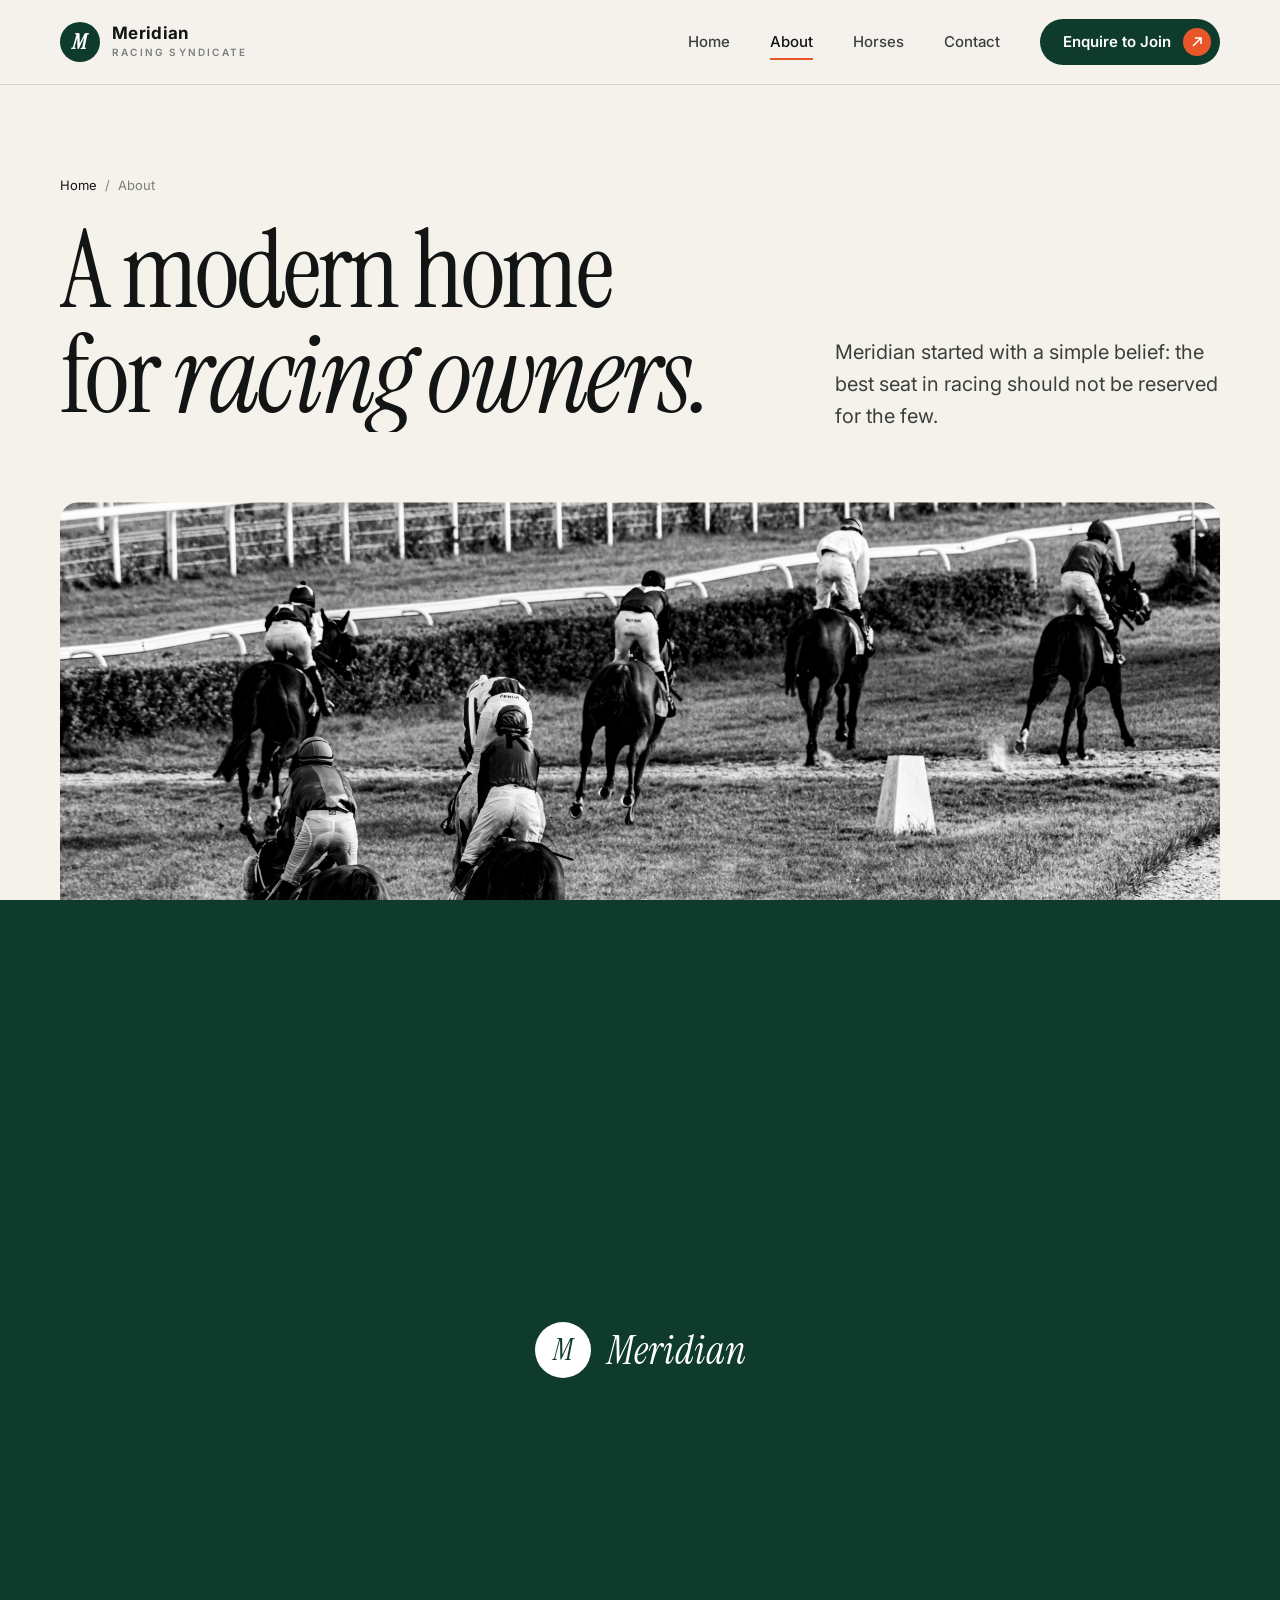
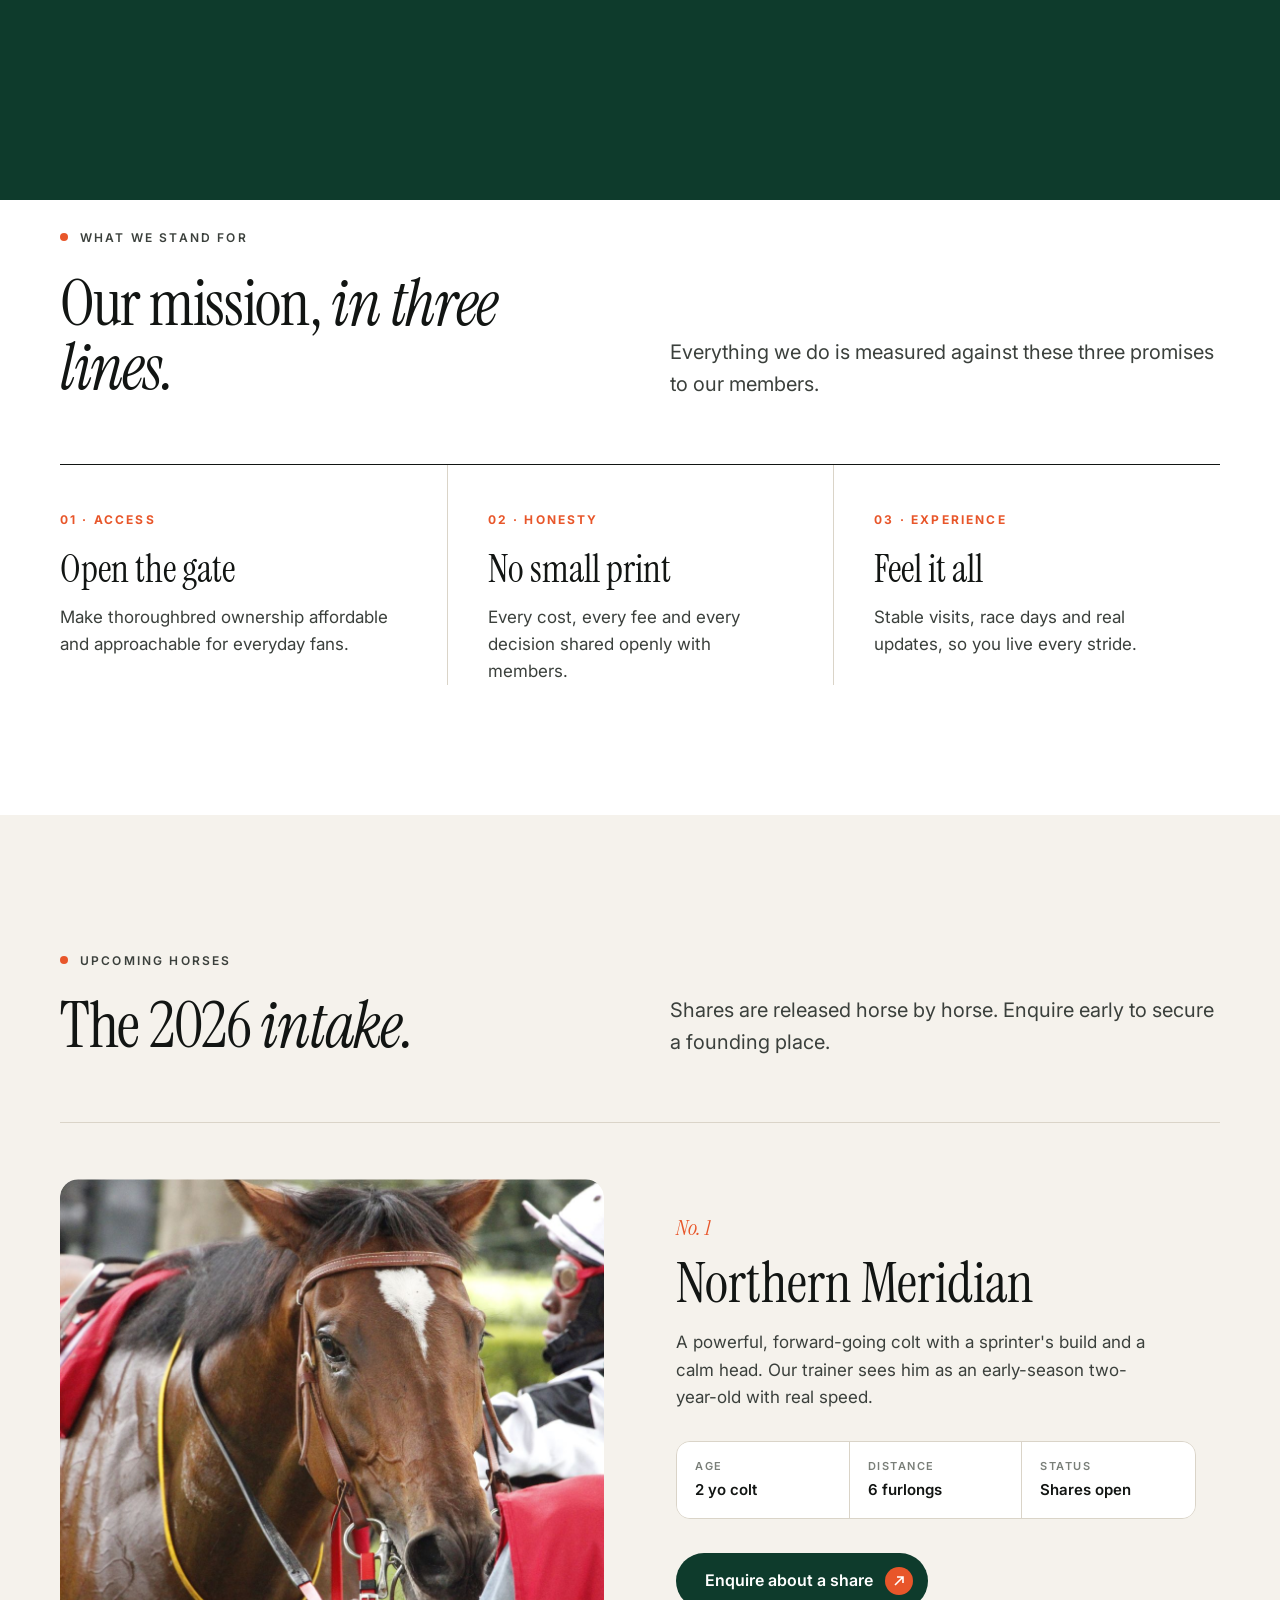
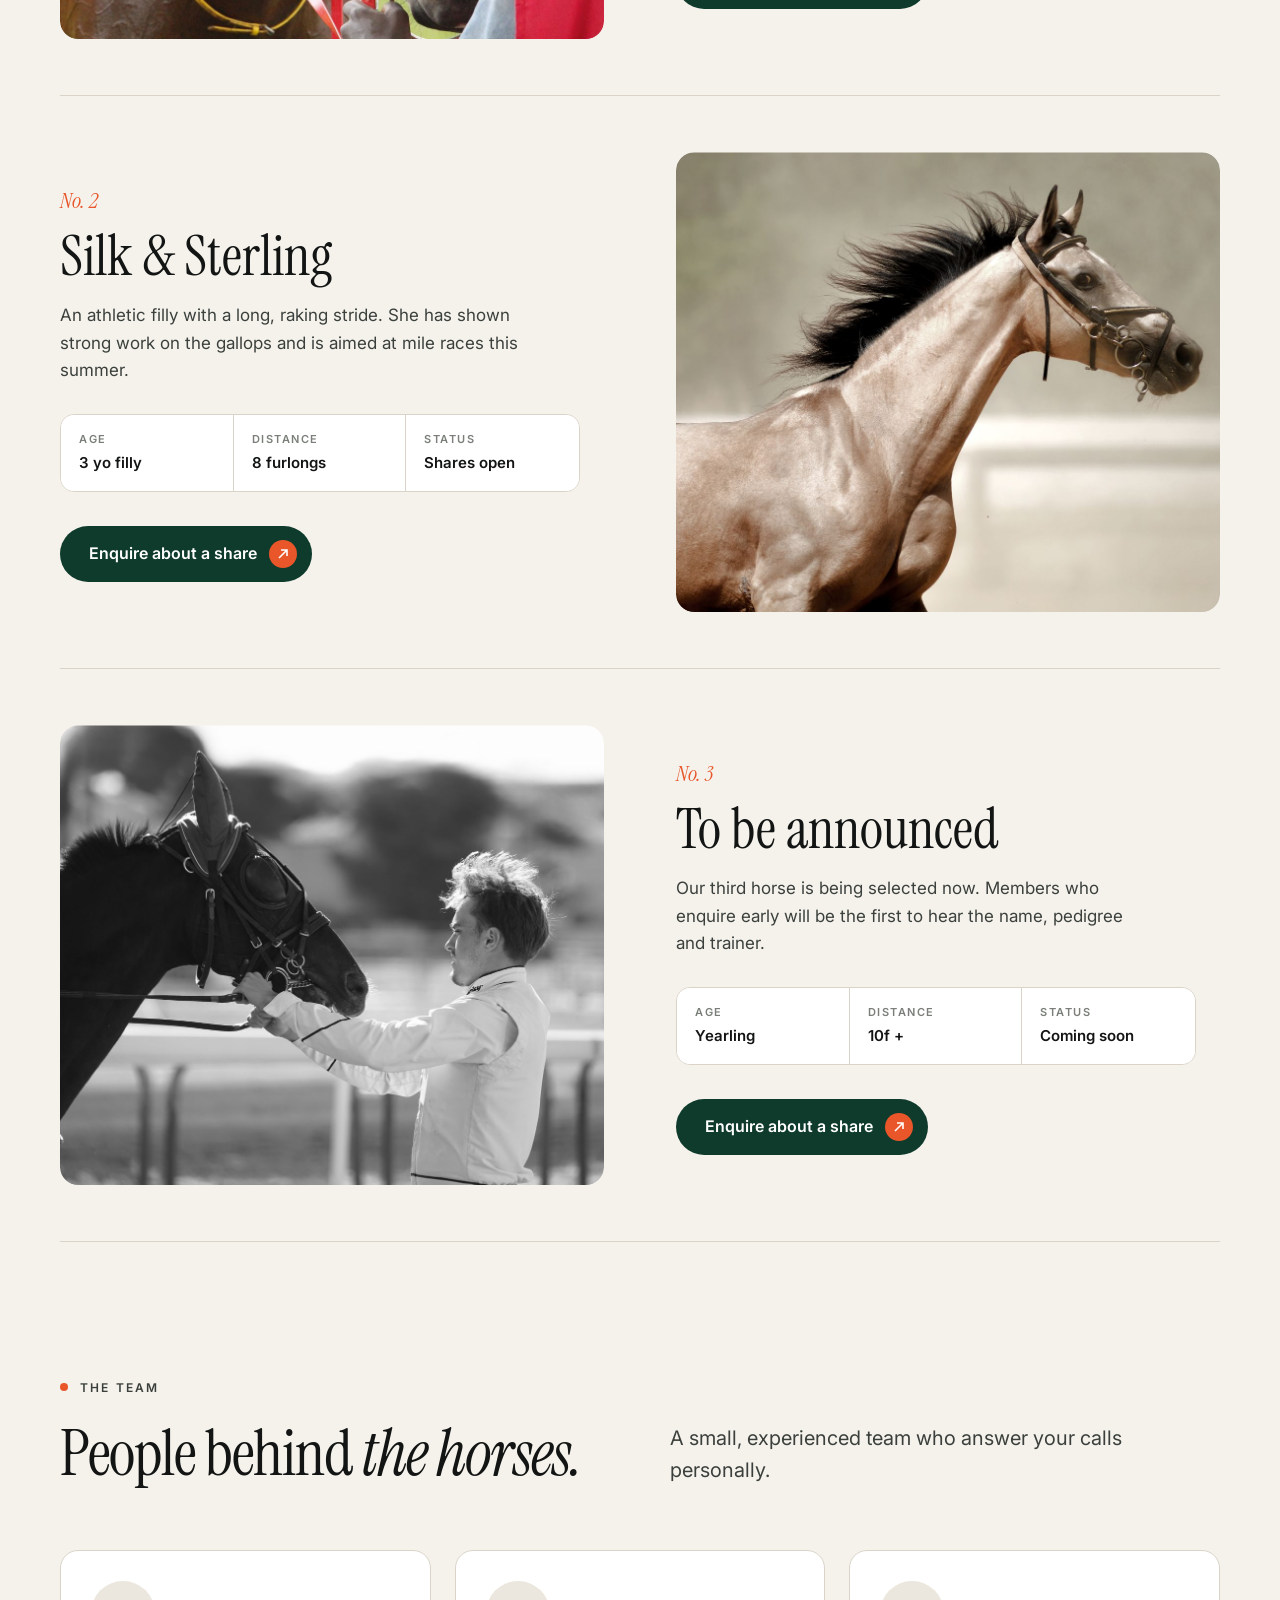
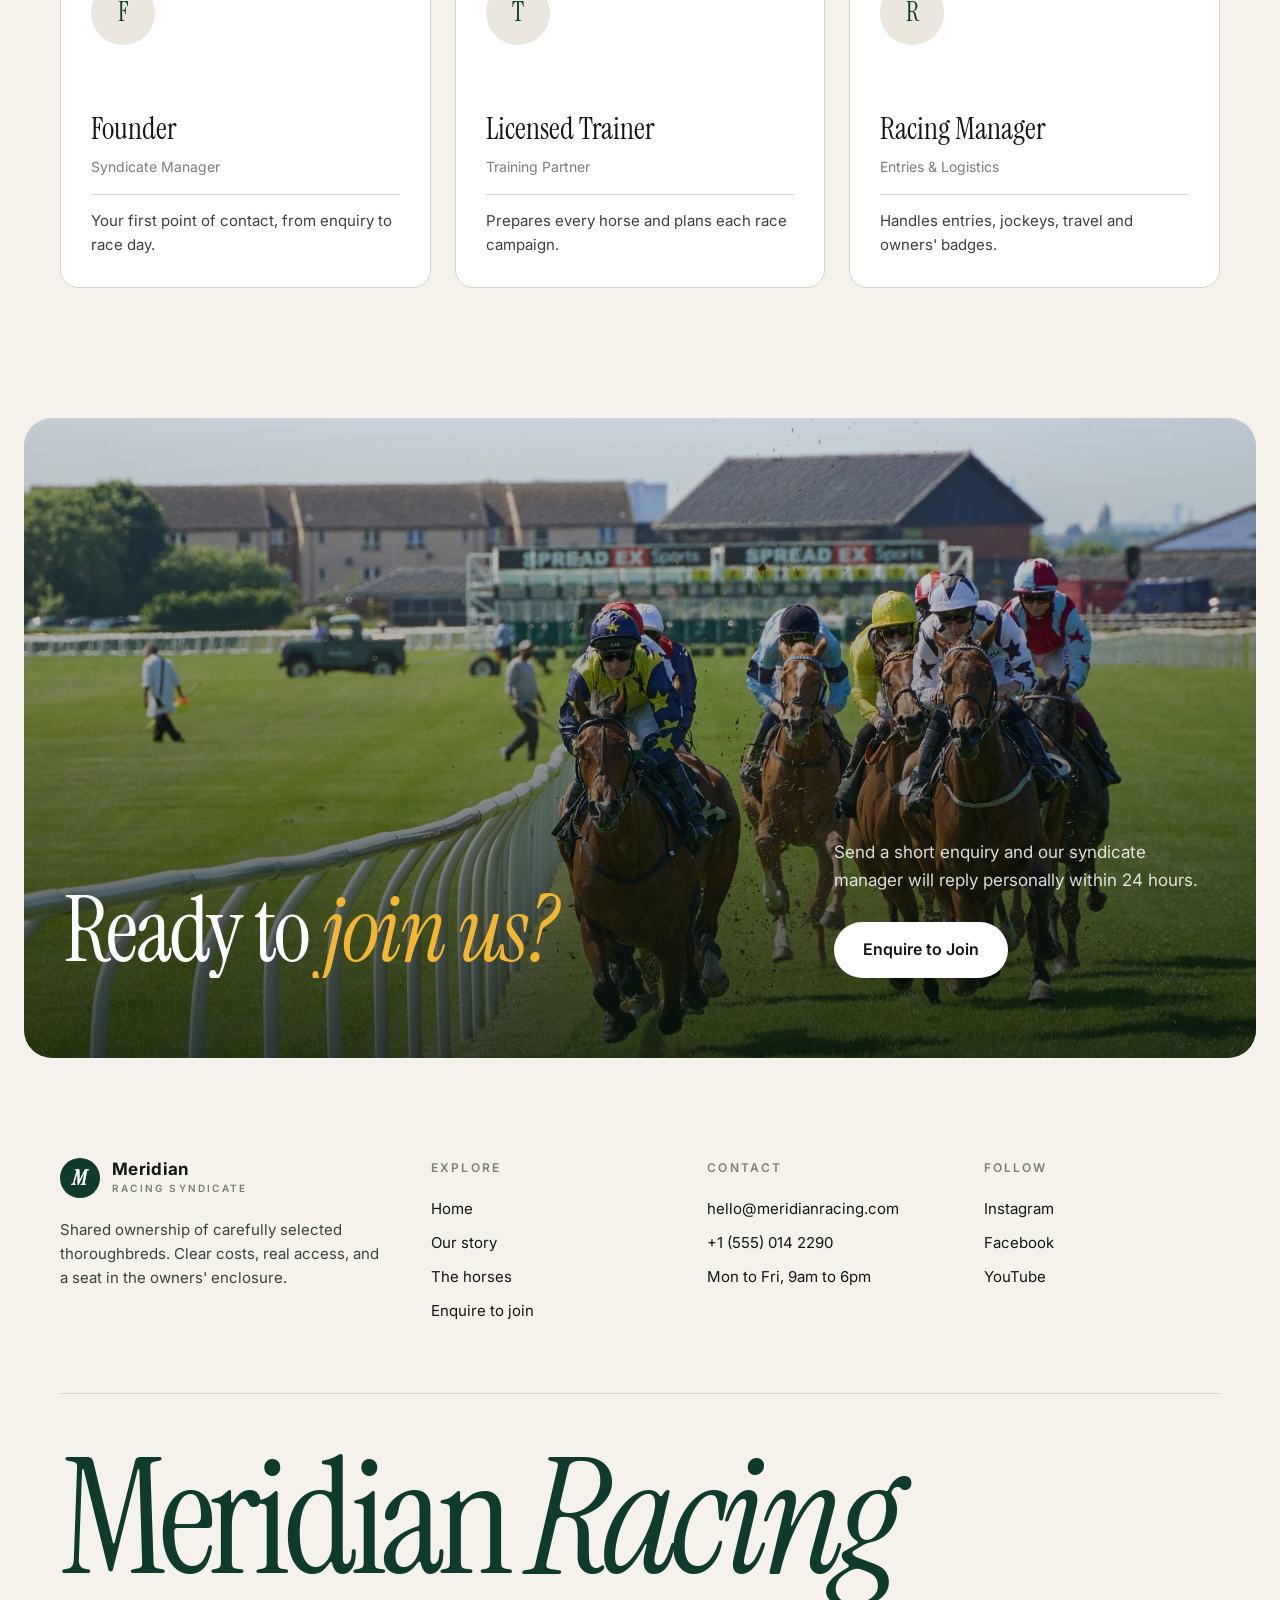
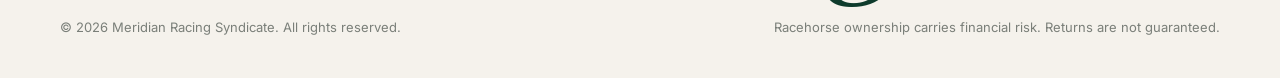
<file: about.html>
<!DOCTYPE html>
<html lang="en">
<!-- Mirrored from meridian-a.ashiqurweb.com/about.html by HTTrack Website Copier/3.x [XR&CO'2014], Tue, 03 Nov 2026 11:05:46 GMT -->
<head>
<meta charset="utf-8"><meta name="viewport" content="width=device-width,initial-scale=1">
<title>About Us | Meridian Racing Syndicate</title>
<meta name="description" content="Our story, mission and the thoroughbreds in our 2026 intake.">
<meta property="og:title" content="About Us | Meridian Racing Syndicate"><meta property="og:description" content="Our story, mission and the thoroughbreds in our 2026 intake."><meta property="og:type" content="website">
<link rel="preconnect" href="https://fonts.googleapis.com/"><link rel="preconnect" href="https://fonts.gstatic.com/" crossorigin>
<link href="https://fonts.googleapis.com/css2?family=Instrument+Serif:ital@0;1&amp;family=Inter:wght@400;500;600;700&amp;display=swap" rel="stylesheet">
<link rel="stylesheet" href="style.css">
<script>try{if(sessionStorage.getItem('mt')){document.documentElement.classList.add('pt');sessionStorage.removeItem('mt')}}catch(e){}</script>
<script type="application/ld+json">{"@context": "https://schema.org", "@type": "Organization", "name": "Meridian Racing Syndicate", "email": "hello@meridianracing.com"}</script>
</head><body>
<div class="curtain" aria-hidden="true"><span class="logo-mark">M</span><em>Meridian</em></div><div class="progress"></div><header class="nav"><div class="wrap">
<a class="logo" href="index.html"><span class="logo-mark">M</span><span><b>Meridian</b><small>Racing Syndicate</small></span></a>
<nav class="menu"><a class="link" href="index.html">Home</a><a class="link on" href="about.html">About</a><a class="link" href="about.html#horses">Horses</a><a class="link" href="contact.html">Contact</a>
<a class="btn btn-primary" href="contact.html">Enquire to Join <span class="arr"><svg viewBox="0 0 12 12" fill="none" stroke="#fff" stroke-width="1.6"><path d="M2 10L10 2M4 2h6v6"/></svg></span></a>
<button class="burger" type="button" aria-label="Open menu" aria-expanded="false" aria-controls="mnav"><i></i><i></i><i></i></button></nav>
</div></header>
<div class="mnav" id="mnav" aria-hidden="true"><div class="wrap">
<nav class="mlinks">
<a href="index.html"><span>01</span>Home</a>
<a href="about.html" class="on"><span>02</span>About</a>
<a href="about.html#horses"><span>03</span>Horses</a>
<a href="contact.html"><span>04</span>Contact</a>
</nav>
<a class="btn btn-primary mcta" href="contact.html">Enquire to Join <span class="arr"><svg viewBox="0 0 12 12" fill="none" stroke="#fff" stroke-width="1.6"><path d="M2 10L10 2M4 2h6v6"/></svg></span></a>
<div class="minfo"><span>hello@meridianracing.com</span><span>+1 (555) 014 2290</span></div>
</div></div>
<main>
<section class="phead"><div class="wrap">
 <div class="crumb"><a href="index.html">Home</a> &nbsp;/&nbsp; About</div>
 <div class="phead-grid"><h1 class="h1 split"><span class="ln"><span>A modern home</span></span><span class="ln"><span>for <em>racing owners.</em></span></span></h1>
 <p class="lead rv">Meridian started with a simple belief: the best seat in racing should not be reserved for the few.</p></div>
</div></section>
<div class="wrap"><div class="wide-img clip"><img src="image/29062693/pexels-photo-29062693e61c.jpg?auto=compress&amp;cs=tinysrgb&amp;w=2200" alt="Racehorses on the track" style="object-position:center 60%"></div></div>

<section><div class="wrap story">
 <div class="rv"><span class="eyebrow">Our story</span><h2 class="h2" style="margin-top:22px">Born at the <em>rail.</em></h2></div>
 <div class="cols rv">
  <p class="drop">Meridian was founded by lifelong racing fans who spent years watching from the public stands, wishing they could be part of the story behind the horse.</p>
  <p>Traditional ownership felt closed: expensive, complicated and full of jargon. So we set out to build a syndicate that feels modern, honest and genuinely welcoming.</p>
  <p>We partner with licensed trainers, select every horse with care, and keep each syndicate small, so every member knows the horse, the team and the plan.</p>
  <p>Whether you dream of a winner's photo or simply love early mornings on the gallops, there is a place for you here.</p>
 </div>
</div></section>

<section class="mission"><div class="wrap">
 <div class="sec-head"><div class="rv"><span class="eyebrow">What we stand for</span><h2 class="h2" style="margin-top:22px">Our mission, <em>in three lines.</em></h2></div><p class="lead rv">Everything we do is measured against these three promises to our members.</p></div>
 <div class="mission-grid">
  <div class="mv rv"><span class="k">01 &middot; Access</span><h3>Open the gate</h3><p>Make thoroughbred ownership affordable and approachable for everyday fans.</p></div>
  <div class="mv rv"><span class="k">02 &middot; Honesty</span><h3>No small print</h3><p>Every cost, every fee and every decision shared openly with members.</p></div>
  <div class="mv rv"><span class="k">03 &middot; Experience</span><h3>Feel it all</h3><p>Stable visits, race days and real updates, so you live every stride.</p></div>
 </div>
</div></section>

<section id="horses"><div class="wrap">
 <div class="sec-head"><div class="rv"><span class="eyebrow">Upcoming horses</span><h2 class="h2" style="margin-top:22px">The 2026 <em>intake.</em></h2></div><p class="lead rv">Shares are released horse by horse. Enquire early to secure a founding place.</p></div>
 <div class="row-horse"><img class="clip" src="image/27538334/pexels-photo-275383340f62.jpg?auto=compress&amp;cs=tinysrgb&amp;w=1400" alt="Northern Meridian">
<div class="rv"><span class="no">No. 1</span><h3>Northern Meridian</h3><p>A powerful, forward-going colt with a sprinter's build and a calm head. Our trainer sees him as an early-season two-year-old with real speed.</p><div class="spec"><div><span>Age</span>2 yo colt</div><div><span>Distance</span>6 furlongs</div><div><span>Status</span>Shares open</div></div><a class="btn btn-primary" href="contact.html">Enquire about a share <span class="arr"><svg viewBox="0 0 12 12" fill="none" stroke="#fff" stroke-width="1.6"><path d="M2 10L10 2M4 2h6v6"/></svg></span></a></div></div>
 <div class="row-horse flip"><img class="clip" src="image/35234180/pexels-photo-352341800f62.jpg?auto=compress&amp;cs=tinysrgb&amp;w=1400" alt="Silk &amp; Sterling">
<div class="rv"><span class="no">No. 2</span><h3>Silk &amp; Sterling</h3><p>An athletic filly with a long, raking stride. She has shown strong work on the gallops and is aimed at mile races this summer.</p><div class="spec"><div><span>Age</span>3 yo filly</div><div><span>Distance</span>8 furlongs</div><div><span>Status</span>Shares open</div></div><a class="btn btn-primary" href="contact.html">Enquire about a share <span class="arr"><svg viewBox="0 0 12 12" fill="none" stroke="#fff" stroke-width="1.6"><path d="M2 10L10 2M4 2h6v6"/></svg></span></a></div></div>
 <div class="row-horse"><img class="clip" src="image/40268947/pexels-photo-402689470f62.jpg?auto=compress&amp;cs=tinysrgb&amp;w=1400" alt="To be announced" style="filter:grayscale(1)">
<div class="rv"><span class="no">No. 3</span><h3>To be announced</h3><p>Our third horse is being selected now. Members who enquire early will be the first to hear the name, pedigree and trainer.</p><div class="spec"><div><span>Age</span>Yearling</div><div><span>Distance</span>10f +</div><div><span>Status</span>Coming soon</div></div><a class="btn btn-primary" href="contact.html">Enquire about a share <span class="arr"><svg viewBox="0 0 12 12" fill="none" stroke="#fff" stroke-width="1.6"><path d="M2 10L10 2M4 2h6v6"/></svg></span></a></div></div>
</div></section>

<section style="padding-top:0"><div class="wrap">
 <div class="sec-head"><div class="rv"><span class="eyebrow">The team</span><h2 class="h2" style="margin-top:22px">People behind <em>the horses.</em></h2></div><p class="lead rv">A small, experienced team who answer your calls personally.</p></div>
 <div class="team">
  <div class="person rv"><div class="av">F</div><h4>Founder</h4><span>Syndicate Manager</span><p>Your first point of contact, from enquiry to race day.</p></div>
  <div class="person rv"><div class="av">T</div><h4>Licensed Trainer</h4><span>Training Partner</span><p>Prepares every horse and plans each race campaign.</p></div>
  <div class="person rv"><div class="av">R</div><h4>Racing Manager</h4><span>Entries &amp; Logistics</span><p>Handles entries, jockeys, travel and owners' badges.</p></div>
 </div>
</div></section>

<div class="cta"><img src="image/34665171/pexels-photo-3466517146d9.jpg?auto=compress&amp;cs=tinysrgb&amp;w=2000" alt="Field of thoroughbreds racing">
 <div class="wrap"><h2 class="h1 split"><span class="ln"><span>Ready to <em>join us?</em></span></span></h2>
 <div class="rv"><p>Send a short enquiry and our syndicate manager will reply personally within 24 hours.</p><a class="btn btn-light" href="contact.html">Enquire to Join</a></div></div>
</div>
</main>
<footer><div class="wrap">
<div class="foot">
<div><a class="logo" href="index.html"><span class="logo-mark">M</span><span><b>Meridian</b><small>Racing Syndicate</small></span></a>
<p>Shared ownership of carefully selected thoroughbreds. Clear costs, real access, and a seat in the owners' enclosure.</p></div>
<div><h5>Explore</h5><ul><li><a href="index.html">Home</a></li><li><a href="about.html">Our story</a></li><li><a href="about.html#horses">The horses</a></li><li><a href="contact.html">Enquire to join</a></li></ul></div>
<div><h5>Contact</h5><ul><li>hello@meridianracing.com</li><li>+1 (555) 014 2290</li><li>Mon to Fri, 9am to 6pm</li></ul></div>
<div><h5>Follow</h5><ul><li>Instagram</li><li>Facebook</li><li>YouTube</li></ul></div>
</div>
<div class="big-word">Meridian <em>Racing</em></div>
<div class="legal"><span>&copy; 2026 Meridian Racing Syndicate. All rights reserved.</span><span>Racehorse ownership carries financial risk. Returns are not guaranteed.</span></div>
</div></footer>
<script>
(function(){
var d=document,H=d.documentElement,RM=window.matchMedia('(prefers-reduced-motion: reduce)').matches;
try{var q=new URLSearchParams(location.search).get('shares'),ta=d.querySelector('textarea[name=message]');if(q&&ta&&/^\d+$/.test(q))ta.value='I am interested in '+q+' share'+(q>1?'s':'')+'. ';}catch(e){}
// mobile menu
var nb=d.querySelector('.burger'),mn=d.getElementById('mnav'),navEl=d.querySelector('.nav');
function setMenu(o){H.classList.toggle('menu-open',o);nb.setAttribute('aria-expanded',o);nb.setAttribute('aria-label',o?'Close menu':'Open menu');mn.setAttribute('aria-hidden',!o);if(navEl.classList.contains('over')){if(o)navEl.classList.add('solid');else navEl.classList.toggle('solid',scrollY>60)}}
if(nb&&mn){nb.addEventListener('click',function(){setMenu(!H.classList.contains('menu-open'))});
 mn.querySelectorAll('a').forEach(function(a){a.addEventListener('click',function(){setMenu(false)})});
 d.addEventListener('keydown',function(e){if(e.key==='Escape')setMenu(false)});
 addEventListener('resize',function(){if(innerWidth>1000)setMenu(false)})}
// split headline into words for quote
d.querySelectorAll('.qw').forEach(function(q){q.innerHTML=q.textContent.trim().split(/\s+/).map(function(w){return '<span class="w">'+w+'</span>'}).join(' ')});
// reveal on scroll
var els=d.querySelectorAll('.rv,.split,.clip,.steps-line,[data-count]');
function done(e){e.classList.add('in');if(e.dataset.count&&!e.dataset.ran){e.dataset.ran=1;count(e)}}
if(!('IntersectionObserver' in window)||RM){els.forEach(done)}else{
var io=new IntersectionObserver(function(es){es.forEach(function(e){if(e.isIntersecting){(e.target._c||[e.target]).forEach(done);io.unobserve(e.target)}})},{threshold:.05,rootMargin:'0px 0px -4% 0px'});
els.forEach(function(e){var t=e.classList.contains('clip')?e.parentElement:e;(t._c=t._c||[]).push(e);io.observe(t)})}
function count(e){var to=+e.dataset.count,t0=null,dur=1600,sup=e.querySelector('sup'),s=sup?sup.outerHTML:'';
 if(RM){e.innerHTML=to+s;return}
 (function f(t){t0=t0||t;var p=Math.min((t-t0)/dur,1),v=Math.round(to*(1-Math.pow(1-p,3)));e.innerHTML=v+s;if(p<1)requestAnimationFrame(f)})(performance.now())}
// hero headline on load
setTimeout(function(){d.querySelectorAll('.hero2 .split,.hero2 .rv').forEach(done)},120);
// scroll effects
var nav=d.querySelector('.nav'),bar=d.querySelector('.progress'),par=[].slice.call(d.querySelectorAll('[data-par]')),qs=[].slice.call(d.querySelectorAll('.qw'));
function onScroll(){var y=window.scrollY,h=H.scrollHeight-innerHeight;
 if(y>=h-80)els.forEach(done);
 if(bar)bar.style.transform='scaleX('+(h>0?y/h:0)+')';
 if(nav&&nav.classList.contains('over'))nav.classList.toggle('solid',y>60);
 if(RM)return;
 par.forEach(function(el){var r=el.parentElement.getBoundingClientRect();var c=r.top+r.height/2-innerHeight/2;el.style.transform='translate3d(0,'+(c*-(+el.dataset.par)).toFixed(1)+'px,0)'});
 qs.forEach(function(q){var r=q.getBoundingClientRect(),ws=q.querySelectorAll('.w');var p=Math.min(Math.max((innerHeight*.85-r.top)/(r.height+innerHeight*.35),0),1);var n=Math.round(p*ws.length);ws.forEach(function(w,i){w.classList.toggle('on',i<n)})});
}
var tk=false;window.addEventListener('scroll',function(){if(!tk){tk=true;requestAnimationFrame(function(){onScroll();tk=false})}},{passive:true});onScroll();
// magnetic buttons
if(!RM&&matchMedia('(hover:hover)').matches)d.querySelectorAll('.btn').forEach(function(b){
 b.addEventListener('mousemove',function(e){var r=b.getBoundingClientRect();b.style.transform='translate('+((e.clientX-r.left-r.width/2)*.18)+'px,'+((e.clientY-r.top-r.height/2)*.28)+'px)'});
 b.addEventListener('mouseleave',function(){b.style.transform=''})});
})();
</script><script>
(function(){
var d=document,H=d.documentElement,RM=matchMedia('(prefers-reduced-motion: reduce)').matches,FINE=matchMedia('(hover:hover) and (pointer:fine)').matches;
// 1 hero video
var v=d.querySelector('.hero2 video');
if(v&&!RM){var src=innerWidth>1200?v.dataset.fhd:v.dataset.hd;v.src=src;v.addEventListener('canplay',function(){v.classList.add('ready')});var pr=v.play();if(pr&&pr.catch)pr.catch(function(){})}
// 2 countdown
var cd=d.querySelector('[data-cd]');
if(cd){var t=new Date(cd.dataset.cd).getTime();var b=cd.querySelectorAll('b');
 function tick(){var now=Date.now();while(t<now)t+=14*864e5;var s=Math.floor((t-now)/1e3),v=[Math.floor(s/86400),Math.floor(s%86400/3600),Math.floor(s%3600/60),s%60];
  for(var i=0;i<4;i++){var x=(v[i]<10?'0':'')+v[i];if(b[i].textContent!==x){b[i].textContent=x;b[i].classList.remove('flip');void b[i].offsetWidth;b[i].classList.add('flip')}}}
 tick();setInterval(tick,1000)}
// 3 share calculator
var c=d.querySelector('.calc');
if(c){var r=c.querySelector('input[type=range]'),cells=c.querySelectorAll('.cells i'),out=function(k){return c.querySelector('[data-o='+k+']')},cta=c.querySelector('.calc-cta');
 var fmt=function(n){return '$'+n.toLocaleString('en-US')};
 var cur={};function anim(el,to,f){var from=cur[el.dataset.o]||0;cur[el.dataset.o]=to;var t0=null;(function st(t){t0=t0||t;var p=Math.min((t-t0)/450,1);var e=1-Math.pow(1-p,3);el.textContent=f(Math.round(from+(to-from)*e));if(p<1)requestAnimationFrame(st)})(performance.now())}
 function upd(){var n=+r.value;c.querySelector('.n-big').textContent=n;r.style.setProperty('--p',((n-1)/(+r.max-1)*100)+'%');
  cells.forEach(function(x,i){x.classList.toggle('on',i<n)});
  anim(out('pct'),n*25,function(x){return (x/10).toFixed(1)+'%'});anim(out('up'),n*2950,fmt);anim(out('mo'),n*145,fmt);anim(out('win'),n*800,fmt);
  cta.href='contact73b5.html?shares='+n;cta.querySelector('span').textContent='Enquire about '+n+(n>1?' shares':' share')}
 r.addEventListener('input',upd);upd()}
// 4 flip cards (tap on touch)
d.querySelectorAll('.horse.fc').forEach(function(h){h.addEventListener('click',function(e){if(e.target.closest('a'))return;if(!FINE)h.classList.toggle('flipped')})});
// 5 runner on steps line
var line=d.querySelector('.steps-line'),run=d.querySelector('.runner');
function runUpd(){if(!line||!run)return;var r=line.parentElement.getBoundingClientRect();var p=(innerHeight*.85-r.top)/(r.height+innerHeight*.4);p=Math.max(0,Math.min(1,p));run.style.left=(p*100)+'%';line.style.setProperty('--run',p);var st=line.parentElement.querySelectorAll('.step');st.forEach(function(s,i){s.classList.toggle('lit',p>=i/2-0.02)})}
if(line){addEventListener('scroll',function(){requestAnimationFrame(runUpd)},{passive:true});runUpd()}
// 6 custom cursor
if(FINE&&!RM){var dot=d.createElement('div'),ring=d.createElement('div');dot.className='cur-dot';ring.className='cur-ring';ring.innerHTML='<span></span>';d.body.appendChild(dot);d.body.appendChild(ring);H.classList.add('has-cur');
 var mx=-100,my=-100,rx=mx,ry=my,lab=ring.querySelector('span');
 addEventListener('mousemove',function(e){mx=e.clientX;my=e.clientY;dot.style.transform='translate('+mx+'px,'+my+'px)'});
 (function loop(){rx+=(mx-rx)*.18;ry+=(my-ry)*.18;ring.style.transform='translate('+rx+'px,'+ry+'px)';requestAnimationFrame(loop)})();
 d.addEventListener('mouseover',function(e){var el=e.target;var t=el.closest('[data-cur]'),a=el.closest('a,button,summary,input[type=range]'),f=el.closest('input,textarea,select');
  ring.className='cur-ring'+(f?' hide':t?' big':a?' link':'');dot.className='cur-dot'+(f?' hide':'');lab.textContent=t&&!a?t.dataset.cur:''});
 d.addEventListener('mouseleave',function(){ring.classList.add('hide');dot.classList.add('hide')})}
// 7 page transitions
var cur=d.querySelector('.curtain');
if(cur&&!RM){
 if(H.classList.contains('pt')){requestAnimationFrame(function(){requestAnimationFrame(function(){cur.classList.add('off');H.classList.remove('pt');setTimeout(function(){cur.style.transition='none';cur.classList.remove('off');void cur.offsetWidth;cur.style.transition=''},900)})})}
 d.addEventListener('click',function(e){var a=e.target.closest('a');if(!a||e.defaultPrevented||e.metaKey||e.ctrlKey||e.shiftKey||a.target==='_blank')return;var h=a.getAttribute('href');if(!h||h.charAt(0)==='#'||/^(mailto|tel|https?):/i.test(h))return;
  var u=new URL(a.href%2clocation.html);if(u.pathname===location.pathname&&u.hash)return;e.preventDefault();cur.classList.add('on');try{sessionStorage.setItem('mt','1')}catch(x){}setTimeout(function(){location.href=a.href},650)});
 addEventListener('pageshow',function(e){if(e.persisted){cur.classList.remove('on','off');H.classList.remove('pt')}})}
})();
</script>
</body>
<!-- Mirrored from meridian-a.ashiqurweb.com/about.html by HTTrack Website Copier/3.x [XR&CO'2014], Tue, 03 Nov 2026 11:05:48 GMT -->
</html>
</file>
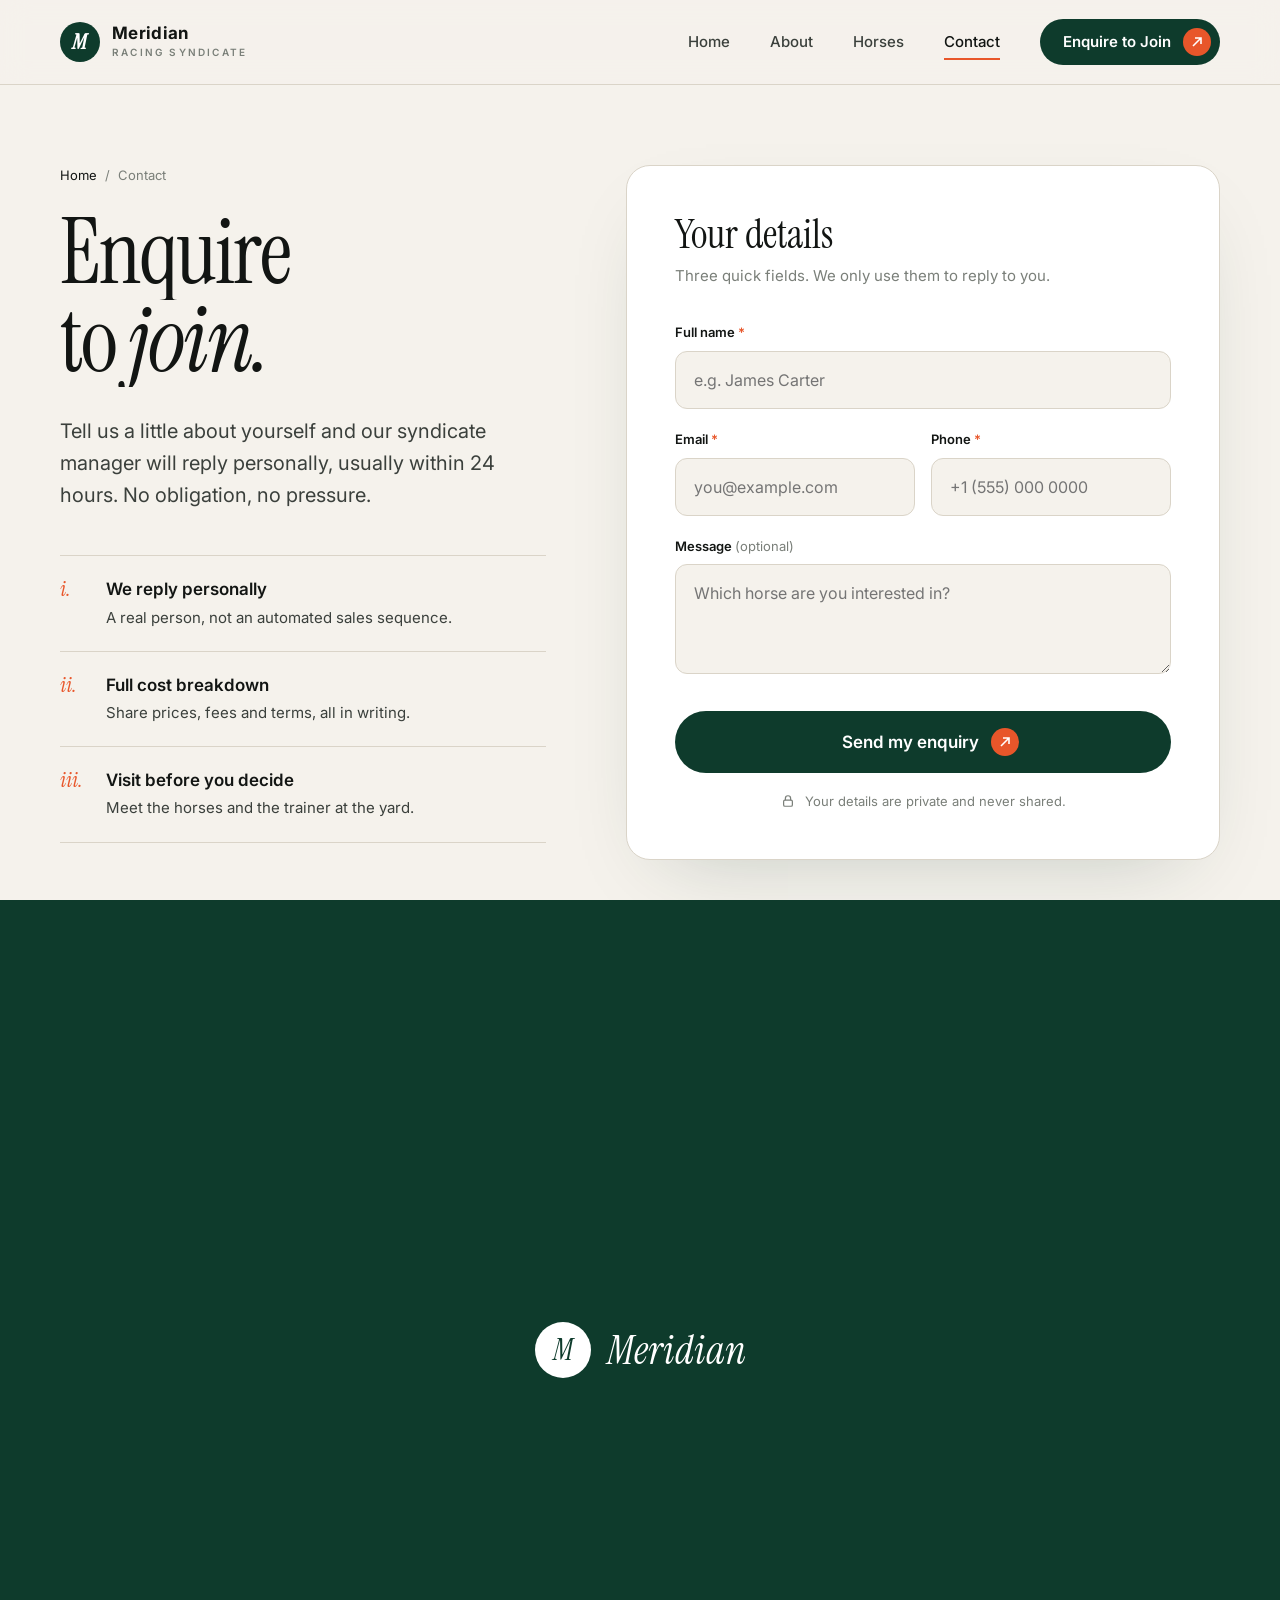
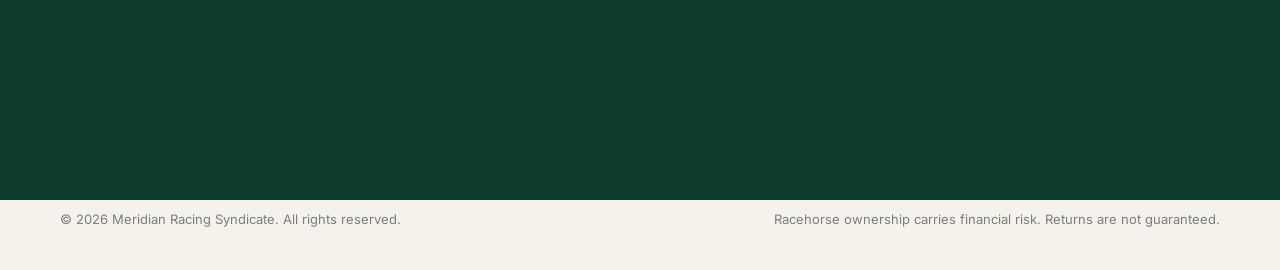
<file: contact.html>
<!DOCTYPE html>
<html lang="en">

<head>
<meta charset="utf-8"><meta name="viewport" content="width=device-width,initial-scale=1">
<title>Enquire to Join | Meridian Racing Syndicate</title>
<meta name="description" content="Enquire about joining the Meridian thoroughbred racing syndicate.">
<meta property="og:title" content="Enquire to Join | Meridian Racing Syndicate"><meta property="og:description" content="Enquire about joining the Meridian thoroughbred racing syndicate."><meta property="og:type" content="website">
<link rel="preconnect" href="https://fonts.googleapis.com/"><link rel="preconnect" href="https://fonts.gstatic.com/" crossorigin>
<link href="https://fonts.googleapis.com/css2?family=Instrument+Serif:ital@0;1&amp;family=Inter:wght@400;500;600;700&amp;display=swap" rel="stylesheet">
<link rel="stylesheet" href="style.css">
<script>try{if(sessionStorage.getItem('mt')){document.documentElement.classList.add('pt');sessionStorage.removeItem('mt')}}catch(e){}</script>
<script type="application/ld+json">{"@context": "https://schema.org", "@type": "Organization", "name": "Meridian Racing Syndicate", "email": "hello@meridianracing.com"}</script>
</head><body>
<div class="curtain" aria-hidden="true"><span class="logo-mark">M</span><em>Meridian</em></div><div class="progress"></div><header class="nav"><div class="wrap">
<a class="logo" href="index.html"><span class="logo-mark">M</span><span><b>Meridian</b><small>Racing Syndicate</small></span></a>
<nav class="menu"><a class="link" href="index.html">Home</a><a class="link" href="about.html">About</a><a class="link" href="about.html#horses">Horses</a><a class="link on" href="contact.html">Contact</a>
<a class="btn btn-primary" href="contact.html">Enquire to Join <span class="arr"><svg viewBox="0 0 12 12" fill="none" stroke="#fff" stroke-width="1.6"><path d="M2 10L10 2M4 2h6v6"/></svg></span></a>
<button class="burger" type="button" aria-label="Open menu" aria-expanded="false" aria-controls="mnav"><i></i><i></i><i></i></button></nav>
</div></header>
<div class="mnav" id="mnav" aria-hidden="true"><div class="wrap">
<nav class="mlinks">
<a href="index.html"><span>01</span>Home</a>
<a href="about.html"><span>02</span>About</a>
<a href="about.html#horses"><span>03</span>Horses</a>
<a href="contact.html" class="on"><span>04</span>Contact</a>
</nav>
<a class="btn btn-primary mcta" href="contact.html">Enquire to Join <span class="arr"><svg viewBox="0 0 12 12" fill="none" stroke="#fff" stroke-width="1.6"><path d="M2 10L10 2M4 2h6v6"/></svg></span></a>
<div class="minfo"><span>hello@meridianracing.com</span><span>+1 (555) 014 2290</span></div>
</div></div>
<main>
<div class="wrap"><div class="contact">
 <div class="rv"><div class="crumb"><a href="index.html">Home</a> &nbsp;/&nbsp; Contact</div>
  <h1 class="h1 split"><span class="ln"><span>Enquire</span></span><span class="ln"><span>to <em>join.</em></span></span></h1>
  <p class="lead">Tell us a little about yourself and our syndicate manager will reply personally, usually within 24 hours. No obligation, no pressure.</p>
  <div class="c-list">
   <div><span class="n">i.</span><div><b>We reply personally</b><span>A real person, not an automated sales sequence.</span></div></div>
   <div><span class="n">ii.</span><div><b>Full cost breakdown</b><span>Share prices, fees and terms, all in writing.</span></div></div>
   <div><span class="n">iii.</span><div><b>Visit before you decide</b><span>Meet the horses and the trainer at the yard.</span></div></div>
  </div>
 </div>
 <form class="form rv" action="" method="post">
  <h3>Your details</h3><p class="sub">Three quick fields. We only use them to reply to you.</p>
  <div class="field"><label>Full name <i>*</i></label><input name="name" required placeholder="e.g. James Carter"></div>
  <div class="field-row"><div class="field"><label>Email <i>*</i></label><input type="email" name="email" required placeholder="you@example.com"></div>
  <div class="field"><label>Phone <i>*</i></label><input type="tel" name="phone" required placeholder="+1 (555) 000 0000"></div></div>
  <div class="field"><label>Message <span style="color:var(--mute);font-weight:400">(optional)</span></label><textarea name="message" placeholder="Which horse are you interested in?"></textarea></div>
  <input type="text" name="website" tabindex="-1" autocomplete="off" style="position:absolute;left:-9999px" aria-hidden="true">
  <button class="btn btn-primary" type="submit">Send my enquiry <span class="arr"><svg viewBox="0 0 12 12" fill="none" stroke="#fff" stroke-width="1.6"><path d="M2 10L10 2M4 2h6v6"/></svg></span></button>
  <p class="fine"><svg viewBox="0 0 16 16" fill="none" stroke="currentColor" stroke-width="1.4"><rect x="3" y="7" width="10" height="7" rx="1.5"/><path d="M5 7V5a3 3 0 016 0v2"/></svg>Your details are private and never shared.</p>
 </form>
</div>
<div class="map-strip">
 <div class="rv"><span>Email</span><p>hello@meridianracing.com</p></div>
 <div class="rv"><span>Phone</span><p>+1 (555) 014 2290</p></div>
 <div class="rv"><span>Hours</span><p>Monday to Friday,<br>9am to 6pm</p></div>
</div></div>
</main>
<footer><div class="wrap">
<div class="foot">
<div><a class="logo" href="index.html"><span class="logo-mark">M</span><span><b>Meridian</b><small>Racing Syndicate</small></span></a>
<p>Shared ownership of carefully selected thoroughbreds. Clear costs, real access, and a seat in the owners' enclosure.</p></div>
<div><h5>Explore</h5><ul><li><a href="index.html">Home</a></li><li><a href="about.html">Our story</a></li><li><a href="about.html#horses">The horses</a></li><li><a href="contact.html">Enquire to join</a></li></ul></div>
<div><h5>Contact</h5><ul><li>hello@meridianracing.com</li><li>+1 (555) 014 2290</li><li>Mon to Fri, 9am to 6pm</li></ul></div>
<div><h5>Follow</h5><ul><li>Instagram</li><li>Facebook</li><li>YouTube</li></ul></div>
</div>
<div class="big-word">Meridian <em>Racing</em></div>
<div class="legal"><span>&copy; 2026 Meridian Racing Syndicate. All rights reserved.</span><span>Racehorse ownership carries financial risk. Returns are not guaranteed.</span></div>
</div></footer>
<script>
(function(){
var d=document,H=d.documentElement,RM=window.matchMedia('(prefers-reduced-motion: reduce)').matches;
try{var q=new URLSearchParams(location.search).get('shares'),ta=d.querySelector('textarea[name=message]');if(q&&ta&&/^\d+$/.test(q))ta.value='I am interested in '+q+' share'+(q>1?'s':'')+'. ';}catch(e){}
// mobile menu
var nb=d.querySelector('.burger'),mn=d.getElementById('mnav'),navEl=d.querySelector('.nav');
function setMenu(o){H.classList.toggle('menu-open',o);nb.setAttribute('aria-expanded',o);nb.setAttribute('aria-label',o?'Close menu':'Open menu');mn.setAttribute('aria-hidden',!o);if(navEl.classList.contains('over')){if(o)navEl.classList.add('solid');else navEl.classList.toggle('solid',scrollY>60)}}
if(nb&&mn){nb.addEventListener('click',function(){setMenu(!H.classList.contains('menu-open'))});
 mn.querySelectorAll('a').forEach(function(a){a.addEventListener('click',function(){setMenu(false)})});
 d.addEventListener('keydown',function(e){if(e.key==='Escape')setMenu(false)});
 addEventListener('resize',function(){if(innerWidth>1000)setMenu(false)})}
// split headline into words for quote
d.querySelectorAll('.qw').forEach(function(q){q.innerHTML=q.textContent.trim().split(/\s+/).map(function(w){return '<span class="w">'+w+'</span>'}).join(' ')});
// reveal on scroll
var els=d.querySelectorAll('.rv,.split,.clip,.steps-line,[data-count]');
function done(e){e.classList.add('in');if(e.dataset.count&&!e.dataset.ran){e.dataset.ran=1;count(e)}}
if(!('IntersectionObserver' in window)||RM){els.forEach(done)}else{
var io=new IntersectionObserver(function(es){es.forEach(function(e){if(e.isIntersecting){(e.target._c||[e.target]).forEach(done);io.unobserve(e.target)}})},{threshold:.05,rootMargin:'0px 0px -4% 0px'});
els.forEach(function(e){var t=e.classList.contains('clip')?e.parentElement:e;(t._c=t._c||[]).push(e);io.observe(t)})}
function count(e){var to=+e.dataset.count,t0=null,dur=1600,sup=e.querySelector('sup'),s=sup?sup.outerHTML:'';
 if(RM){e.innerHTML=to+s;return}
 (function f(t){t0=t0||t;var p=Math.min((t-t0)/dur,1),v=Math.round(to*(1-Math.pow(1-p,3)));e.innerHTML=v+s;if(p<1)requestAnimationFrame(f)})(performance.now())}
// hero headline on load
setTimeout(function(){d.querySelectorAll('.hero2 .split,.hero2 .rv').forEach(done)},120);
// scroll effects
var nav=d.querySelector('.nav'),bar=d.querySelector('.progress'),par=[].slice.call(d.querySelectorAll('[data-par]')),qs=[].slice.call(d.querySelectorAll('.qw'));
function onScroll(){var y=window.scrollY,h=H.scrollHeight-innerHeight;
 if(y>=h-80)els.forEach(done);
 if(bar)bar.style.transform='scaleX('+(h>0?y/h:0)+')';
 if(nav&&nav.classList.contains('over'))nav.classList.toggle('solid',y>60);
 if(RM)return;
 par.forEach(function(el){var r=el.parentElement.getBoundingClientRect();var c=r.top+r.height/2-innerHeight/2;el.style.transform='translate3d(0,'+(c*-(+el.dataset.par)).toFixed(1)+'px,0)'});
 qs.forEach(function(q){var r=q.getBoundingClientRect(),ws=q.querySelectorAll('.w');var p=Math.min(Math.max((innerHeight*.85-r.top)/(r.height+innerHeight*.35),0),1);var n=Math.round(p*ws.length);ws.forEach(function(w,i){w.classList.toggle('on',i<n)})});
}
var tk=false;window.addEventListener('scroll',function(){if(!tk){tk=true;requestAnimationFrame(function(){onScroll();tk=false})}},{passive:true});onScroll();
// magnetic buttons
if(!RM&&matchMedia('(hover:hover)').matches)d.querySelectorAll('.btn').forEach(function(b){
 b.addEventListener('mousemove',function(e){var r=b.getBoundingClientRect();b.style.transform='translate('+((e.clientX-r.left-r.width/2)*.18)+'px,'+((e.clientY-r.top-r.height/2)*.28)+'px)'});
 b.addEventListener('mouseleave',function(){b.style.transform=''})});
})();
</script><script>
(function(){
var d=document,H=d.documentElement,RM=matchMedia('(prefers-reduced-motion: reduce)').matches,FINE=matchMedia('(hover:hover) and (pointer:fine)').matches;
// 1 hero video
var v=d.querySelector('.hero2 video');
if(v&&!RM){var src=innerWidth>1200?v.dataset.fhd:v.dataset.hd;v.src=src;v.addEventListener('canplay',function(){v.classList.add('ready')});var pr=v.play();if(pr&&pr.catch)pr.catch(function(){})}
// 2 countdown
var cd=d.querySelector('[data-cd]');
if(cd){var t=new Date(cd.dataset.cd).getTime();var b=cd.querySelectorAll('b');
 function tick(){var now=Date.now();while(t<now)t+=14*864e5;var s=Math.floor((t-now)/1e3),v=[Math.floor(s/86400),Math.floor(s%86400/3600),Math.floor(s%3600/60),s%60];
  for(var i=0;i<4;i++){var x=(v[i]<10?'0':'')+v[i];if(b[i].textContent!==x){b[i].textContent=x;b[i].classList.remove('flip');void b[i].offsetWidth;b[i].classList.add('flip')}}}
 tick();setInterval(tick,1000)}
// 3 share calculator
var c=d.querySelector('.calc');
if(c){var r=c.querySelector('input[type=range]'),cells=c.querySelectorAll('.cells i'),out=function(k){return c.querySelector('[data-o='+k+']')},cta=c.querySelector('.calc-cta');
 var fmt=function(n){return '$'+n.toLocaleString('en-US')};
 var cur={};function anim(el,to,f){var from=cur[el.dataset.o]||0;cur[el.dataset.o]=to;var t0=null;(function st(t){t0=t0||t;var p=Math.min((t-t0)/450,1);var e=1-Math.pow(1-p,3);el.textContent=f(Math.round(from+(to-from)*e));if(p<1)requestAnimationFrame(st)})(performance.now())}
 function upd(){var n=+r.value;c.querySelector('.n-big').textContent=n;r.style.setProperty('--p',((n-1)/(+r.max-1)*100)+'%');
  cells.forEach(function(x,i){x.classList.toggle('on',i<n)});
  anim(out('pct'),n*25,function(x){return (x/10).toFixed(1)+'%'});anim(out('up'),n*2950,fmt);anim(out('mo'),n*145,fmt);anim(out('win'),n*800,fmt);
  cta.href='contact73b5.html?shares='+n;cta.querySelector('span').textContent='Enquire about '+n+(n>1?' shares':' share')}
 r.addEventListener('input',upd);upd()}
// 4 flip cards (tap on touch)
d.querySelectorAll('.horse.fc').forEach(function(h){h.addEventListener('click',function(e){if(e.target.closest('a'))return;if(!FINE)h.classList.toggle('flipped')})});
// 5 runner on steps line
var line=d.querySelector('.steps-line'),run=d.querySelector('.runner');
function runUpd(){if(!line||!run)return;var r=line.parentElement.getBoundingClientRect();var p=(innerHeight*.85-r.top)/(r.height+innerHeight*.4);p=Math.max(0,Math.min(1,p));run.style.left=(p*100)+'%';line.style.setProperty('--run',p);var st=line.parentElement.querySelectorAll('.step');st.forEach(function(s,i){s.classList.toggle('lit',p>=i/2-0.02)})}
if(line){addEventListener('scroll',function(){requestAnimationFrame(runUpd)},{passive:true});runUpd()}
// 6 custom cursor
if(FINE&&!RM){var dot=d.createElement('div'),ring=d.createElement('div');dot.className='cur-dot';ring.className='cur-ring';ring.innerHTML='<span></span>';d.body.appendChild(dot);d.body.appendChild(ring);H.classList.add('has-cur');
 var mx=-100,my=-100,rx=mx,ry=my,lab=ring.querySelector('span');
 addEventListener('mousemove',function(e){mx=e.clientX;my=e.clientY;dot.style.transform='translate('+mx+'px,'+my+'px)'});
 (function loop(){rx+=(mx-rx)*.18;ry+=(my-ry)*.18;ring.style.transform='translate('+rx+'px,'+ry+'px)';requestAnimationFrame(loop)})();
 d.addEventListener('mouseover',function(e){var el=e.target;var t=el.closest('[data-cur]'),a=el.closest('a,button,summary,input[type=range]'),f=el.closest('input,textarea,select');
  ring.className='cur-ring'+(f?' hide':t?' big':a?' link':'');dot.className='cur-dot'+(f?' hide':'');lab.textContent=t&&!a?t.dataset.cur:''});
 d.addEventListener('mouseleave',function(){ring.classList.add('hide');dot.classList.add('hide')})}
// 7 page transitions
var cur=d.querySelector('.curtain');
if(cur&&!RM){
 if(H.classList.contains('pt')){requestAnimationFrame(function(){requestAnimationFrame(function(){cur.classList.add('off');H.classList.remove('pt');setTimeout(function(){cur.style.transition='none';cur.classList.remove('off');void cur.offsetWidth;cur.style.transition=''},900)})})}
 d.addEventListener('click',function(e){var a=e.target.closest('a');if(!a||e.defaultPrevented||e.metaKey||e.ctrlKey||e.shiftKey||a.target==='_blank')return;var h=a.getAttribute('href');if(!h||h.charAt(0)==='#'||/^(mailto|tel|https?):/i.test(h))return;
  var u=new URL(a.href%2 clocation.html);if(u.pathname===location.pathname&&u.hash)return;e.preventDefault();cur.classList.add('on');try{sessionStorage.setItem('mt','1')}catch(x){}setTimeout(function(){location.href=a.href},650)});
 addEventListener('pageshow',function(e){if(e.persisted){cur.classList.remove('on','off');H.classList.remove('pt')}})}
})();
</script>
</body>

</html>
</file>
<file: style.css>
:root{
  --paper:#F5F2EC; --paper-2:#ECE7DE; --white:#FFFFFF;
  --ink:#121513; --ink-2:#3B403C; --mute:#7A7F79; --line:#DAD4C8;
  --green:#12392C; --green-2:#1C5140; --silk:#D4552E;
  --serif:"Instrument Serif",Georgia,serif; --sans:"Inter",system-ui,-apple-system,Segoe UI,sans-serif;
  --wrap:1240px; --r:18px;
}
*{box-sizing:border-box;margin:0;padding:0}
html{scroll-behavior:smooth}
body{font-family:var(--sans);background:var(--paper);color:var(--ink);font-size:17px;line-height:1.6;-webkit-font-smoothing:antialiased}
img{display:block;max-width:100%;object-fit:cover}
a{color:inherit;text-decoration:none}
.wrap{max-width:var(--wrap);margin:0 auto;padding:0 40px}
.serif{font-family:var(--serif);font-weight:400;letter-spacing:-.01em}
em,.it{font-family:var(--serif);font-style:italic;font-weight:400}
.eyebrow{display:inline-flex;align-items:center;gap:12px;font-size:12px;font-weight:600;letter-spacing:.18em;text-transform:uppercase;color:var(--ink-2)}
.eyebrow:before{content:"";width:8px;height:8px;border-radius:50%;background:var(--silk)}
.h1{font-family:var(--serif);font-weight:400;font-size:clamp(56px,8.4vw,128px);line-height:.92;letter-spacing:-.025em}
.h2{font-family:var(--serif);font-weight:400;font-size:clamp(40px,5vw,72px);line-height:1;letter-spacing:-.02em}
.h3{font-family:var(--serif);font-weight:400;font-size:32px;line-height:1.1}
.lead{font-size:20px;line-height:1.6;color:var(--ink-2);max-width:560px}
.btn{display:inline-flex;align-items:center;gap:12px;height:56px;padding:0 28px;border-radius:999px;font-weight:600;font-size:16px;transition:.25s;border:1px solid transparent;cursor:pointer;font-family:var(--sans)}
.btn-primary{background:var(--green);color:#fff}
.btn-primary:hover{background:var(--ink)}
.btn-primary .arr{width:28px;height:28px;border-radius:50%;background:var(--silk);display:grid;place-items:center;margin-right:-14px}
.btn-ghost{border-color:var(--ink);color:var(--ink)}
.btn-ghost:hover{background:var(--ink);color:#fff}
.btn-light{background:#fff;color:var(--ink)}
.arr svg{width:12px;height:12px}

/* NAV */
.nav{position:sticky;top:0;z-index:50;background:rgba(245,242,236,.86);backdrop-filter:blur(14px);border-bottom:1px solid var(--line)}
.nav .wrap{display:flex;align-items:center;justify-content:space-between;height:84px}
.logo{display:flex;align-items:center;gap:12px;font-weight:600;letter-spacing:.02em}
.logo-mark{width:40px;height:40px;border-radius:50%;background:var(--green);display:grid;place-items:center;color:#fff;font-family:var(--serif);font-size:22px;font-style:italic}
.logo small{display:block;font-size:10px;letter-spacing:.22em;color:var(--mute);font-weight:600;text-transform:uppercase;margin-top:1px}
.logo b{display:block;font-size:17px;line-height:1.1}
.menu{display:flex;align-items:center;gap:40px;font-size:15px;font-weight:500}
.menu a.link{position:relative;color:var(--ink-2)}
.menu a.link.on,.menu a.link:hover{color:var(--ink)}
.menu a.link.on:after{content:"";position:absolute;left:0;right:0;bottom:-6px;height:2px;background:var(--silk)}
.menu .btn{height:46px;padding:0 22px;font-size:15px}
.burger{display:none;width:46px;height:46px;border-radius:50%;border:1px solid var(--ink);background:none}

/* HERO */

.hero2 .bg video {
    position: absolute;
    inset: 0;
    width: 100%;
    height: 100%;
    object-fit: cover;
    object-position: center 45%;
    opacity: 0;
    transition: opacity 1.2s ease;
    z-index: 0;
}

.hero2 .bg video.ready {
    opacity: 1;
}



.hero{padding:72px 0 0}
.hero-top{display:grid;grid-template-columns:1.35fr .65fr;gap:60px;align-items:end}
.hero .h1 em{color:var(--green)}
.hero-side p{color:var(--ink-2);margin-bottom:28px}
.hero-ctas{display:flex;gap:14px;flex-wrap:wrap}
.hero-img{margin-top:64px;position:relative;border-radius:var(--r);overflow:hidden;height:620px}
.hero-img img{width:100%;height:100%;object-position:center 40%}
.hero-badge{position:absolute;left:28px;bottom:28px;background:var(--paper);border-radius:14px;padding:18px 22px;display:flex;gap:16px;align-items:center;max-width:360px}
.hero-badge .dot{width:10px;height:10px;border-radius:50%;background:#2DBE6C;box-shadow:0 0 0 6px rgba(45,190,108,.18);flex:none}
.hero-badge b{display:block;font-size:15px}
.hero-badge span{font-size:14px;color:var(--mute)}
.hero-tag{position:absolute;right:28px;top:28px;color:#fff;font-size:12px;letter-spacing:.18em;text-transform:uppercase;font-weight:600;background:rgba(0,0,0,.28);backdrop-filter:blur(8px);padding:10px 16px;border-radius:999px}

/* STATS */
.stats{display:grid;grid-template-columns:repeat(4,1fr);border-bottom:1px solid var(--line);margin-top:0}
.stat{padding:40px 0 40px 0;border-right:1px solid var(--line);padding-left:32px}
.stat:first-child{padding-left:0}
.stat:last-child{border-right:0}
.stat .n{font-family:var(--serif);font-size:60px;line-height:1;letter-spacing:-.02em}
.stat .n sup{font-size:26px;vertical-align:top;margin-left:2px;color:var(--silk)}
.stat p{font-size:14px;color:var(--mute);margin-top:8px}

section{padding:130px 0}
.sec-head{display:grid;grid-template-columns:1fr 1fr;gap:60px;align-items:end;margin-bottom:64px}
.sec-head .lead{justify-self:end}

/* INTRO */
.intro{display:grid;grid-template-columns:.9fr 1.1fr;gap:80px;align-items:center}
.intro-imgs{position:relative;height:640px}
.intro-imgs .a{position:absolute;left:0;top:0;width:78%;height:82%;border-radius:var(--r)}
.intro-imgs .b{position:absolute;right:0;bottom:0;width:48%;height:46%;border-radius:var(--r);border:10px solid var(--paper)}
.intro .h2{margin:22px 0 28px}
.ticks{list-style:none;margin:36px 0 44px;display:grid;gap:0}
.ticks li{display:flex;gap:18px;padding:18px 0;border-top:1px solid var(--line);font-size:16px;color:var(--ink-2)}
.ticks li:last-child{border-bottom:1px solid var(--line)}
.ticks b{color:var(--ink);min-width:170px;font-weight:600}

/* STEPS */
.steps-sec{background:var(--white)}
.steps{display:grid;grid-template-columns:repeat(3,1fr);gap:24px}
.step{border:1px solid var(--line);border-radius:var(--r);padding:36px;background:var(--paper);position:relative;min-height:320px;display:flex;flex-direction:column}
.step .num{font-family:var(--serif);font-size:88px;line-height:1;color:var(--green);font-style:italic}
.step h3{font-family:var(--serif);font-weight:400;font-size:32px;margin:auto 0 12px}
.step p{color:var(--ink-2);font-size:16px}
.step.dark{background:var(--green);color:#fff;border-color:var(--green)}
.step.dark .num{color:var(--silk)}
.step.dark p{color:rgba(255,255,255,.78)}

/* HORSES */
.horses{display:grid;grid-template-columns:repeat(3,1fr);gap:24px}
.horse{border-radius:var(--r);overflow:hidden;background:var(--white);border:1px solid var(--line)}
.horse .ph{height:400px;position:relative;overflow:hidden}
.horse .ph img{width:100%;height:100%;transition:transform .8s}
.horse:hover .ph img{transform:scale(1.04)}
.horse .chip{position:absolute;top:18px;left:18px;background:var(--paper);font-size:12px;font-weight:600;letter-spacing:.08em;text-transform:uppercase;padding:8px 14px;border-radius:999px}
.horse .chip.open{background:var(--silk);color:#fff}
.horse .body{padding:26px 28px 28px}
.horse h3{font-family:var(--serif);font-weight:400;font-size:34px;line-height:1.05}
.horse .meta{display:grid;grid-template-columns:1fr 1fr;gap:14px;margin-top:20px;padding-top:20px;border-top:1px solid var(--line);font-size:14px}
.horse .meta span{display:block;color:var(--mute);font-size:12px;text-transform:uppercase;letter-spacing:.12em;margin-bottom:2px}
.horse .meta b{font-weight:600}

/* BENEFITS (dark band) */
.band{background:var(--green);color:#fff;border-radius:28px;margin:0 24px;padding:120px 0;position:relative;overflow:hidden}
.band .eyebrow{color:rgba(255,255,255,.75)}
.band .lead{color:rgba(255,255,255,.75)}
.benefits{display:grid;grid-template-columns:repeat(4,1fr);gap:0;border-top:1px solid rgba(255,255,255,.18)}
.benefit{padding:36px 28px 0 0;margin-right:28px;border-right:1px solid rgba(255,255,255,.18)}
.benefit:last-child{border-right:0;margin-right:0}
.benefit .ic{width:52px;height:52px;border-radius:50%;border:1px solid rgba(255,255,255,.3);display:grid;place-items:center;margin-bottom:28px}
.benefit .ic svg{width:22px;height:22px;stroke:#fff;fill:none;stroke-width:1.5}
.benefit h4{font-family:var(--serif);font-weight:400;font-size:28px;line-height:1.1;margin-bottom:10px}
.benefit p{font-size:15px;color:rgba(255,255,255,.72)}

/* QUOTE */
.quote{display:grid;grid-template-columns:.8fr 1.2fr;gap:80px;align-items:center}
.quote img{border-radius:var(--r);height:560px;width:100%}
.quote blockquote{font-family:var(--serif);font-size:clamp(34px,3.6vw,52px);line-height:1.12;letter-spacing:-.01em}
.quote blockquote:before{content:"\201C";display:block;font-size:120px;line-height:.6;color:var(--silk);margin-bottom:16px}
.quote cite{display:flex;align-items:center;gap:14px;margin-top:36px;font-style:normal;font-size:15px}
.quote cite b{display:block}
.quote cite span{color:var(--mute)}
.quote cite .line{width:40px;height:1px;background:var(--ink)}

/* FAQ */
.faq-grid{display:grid;grid-template-columns:.8fr 1.2fr;gap:80px}
.faq details{border-top:1px solid var(--line);padding:26px 0}
.faq details:last-child{border-bottom:1px solid var(--line)}
.faq summary{list-style:none;display:flex;justify-content:space-between;align-items:center;cursor:pointer;font-size:20px;font-weight:500}
.faq summary::-webkit-details-marker{display:none}
.faq summary:after{content:"+";font-size:26px;font-weight:300;width:40px;height:40px;border:1px solid var(--line);border-radius:50%;display:grid;place-items:center;flex:none;margin-left:20px}
.faq details[open] summary:after{content:"\2212";background:var(--ink);color:#fff;border-color:var(--ink)}
.faq details p{color:var(--ink-2);margin-top:14px;max-width:620px}

/* CTA */
.cta{position:relative;border-radius:28px;overflow:hidden;margin:0 24px;min-height:640px;display:flex;align-items:flex-end;color:#fff}
.cta img{position:absolute;inset:0;width:100%;height:100%}
.cta:before{content:"";position:absolute;inset:0;background:linear-gradient(180deg,rgba(10,20,15,.05) 0%,rgba(10,20,15,.78) 100%);z-index:1}
.cta .wrap{position:relative;z-index:2;width:100%;padding-bottom:80px;display:grid;grid-template-columns:1.3fr .7fr;gap:60px;align-items:end}
.cta .h1{font-size:clamp(56px,7vw,112px)}
.cta p{color:rgba(255,255,255,.85);margin-bottom:28px}

/* FOOTER */
footer{padding:100px 0 40px;overflow:hidden}
.foot{display:grid;grid-template-columns:1.4fr 1fr 1fr 1fr;gap:40px;padding-bottom:70px;border-bottom:1px solid var(--line)}
.foot h5{font-size:12px;letter-spacing:.18em;text-transform:uppercase;color:var(--mute);margin-bottom:20px;font-weight:600}
.foot ul{list-style:none;display:grid;gap:10px;font-size:15px}
.foot p{color:var(--ink-2);font-size:15px;max-width:320px;margin-top:20px}
.big-word{font-family:var(--serif);font-size:clamp(52px,12.6vw,196px);line-height:.85;letter-spacing:-.04em;color:var(--green);margin:56px 0 30px;white-space:nowrap}
.legal{display:flex;justify-content:space-between;font-size:13px;color:var(--mute);gap:20px}

/* PAGE HEAD (inner pages) */
.phead{padding:90px 0 70px}
.phead .h1{margin-top:26px}
.phead-grid{display:grid;grid-template-columns:1.3fr .7fr;gap:60px;align-items:end}
.crumb{font-size:13px;color:var(--mute)}
.crumb a{color:var(--ink)}

/* ABOUT */
.wide-img{height:640px;border-radius:var(--r);overflow:hidden}
.wide-img img{width:100%;height:100%}
.story{display:grid;grid-template-columns:.7fr 1.3fr;gap:80px}
.story .cols{columns:2;column-gap:48px;color:var(--ink-2)}
.story .cols p{margin-bottom:18px;break-inside:avoid}
.story .drop:first-letter{font-family:var(--serif);float:left;font-size:92px;line-height:.8;padding:8px 12px 0 0;color:var(--green)}
.mission{background:var(--white)}
.mission-grid{display:grid;grid-template-columns:repeat(3,1fr);gap:0;border-top:1px solid var(--ink)}
.mv{padding:40px 40px 0 0}
.mv+.mv{padding-left:40px;border-left:1px solid var(--line)}
.mv .k{font-size:12px;letter-spacing:.18em;text-transform:uppercase;color:var(--silk);font-weight:700}
.mv h3{font-family:var(--serif);font-weight:400;font-size:38px;line-height:1.05;margin:18px 0 14px}
.mv p{color:var(--ink-2)}
.row-horse{display:grid;grid-template-columns:1fr 1fr;gap:0;border-top:1px solid var(--line);padding:56px 0;align-items:center;gap:72px}
.row-horse:last-child{border-bottom:1px solid var(--line)}
.row-horse img{height:460px;width:100%;border-radius:var(--r)}
.row-horse.flip img{order:2}
.row-horse .no{font-family:var(--serif);font-style:italic;color:var(--silk);font-size:22px}
.row-horse h3{font-family:var(--serif);font-weight:400;font-size:56px;line-height:1;margin:10px 0 18px}
.row-horse p{color:var(--ink-2);max-width:480px}
.spec{display:grid;grid-template-columns:repeat(3,1fr);margin:30px 0 34px;border:1px solid var(--line);border-radius:14px;overflow:hidden;max-width:520px}
.spec div{padding:16px 18px;border-right:1px solid var(--line);font-size:15px;font-weight:600;background:var(--white)}
.spec div:last-child{border-right:0}
.spec span{display:block;font-size:11px;letter-spacing:.14em;text-transform:uppercase;color:var(--mute);font-weight:600;margin-bottom:2px}
.team{display:grid;grid-template-columns:repeat(3,1fr);gap:24px}
.person{background:var(--white);border:1px solid var(--line);border-radius:var(--r);padding:30px}
.person .av{width:64px;height:64px;border-radius:50%;background:var(--paper-2);display:grid;place-items:center;font-family:var(--serif);font-size:26px;color:var(--green);margin-bottom:60px}
.person h4{font-family:var(--serif);font-weight:400;font-size:30px}
.person span{color:var(--mute);font-size:14px}
.person p{color:var(--ink-2);font-size:15px;margin-top:14px;padding-top:14px;border-top:1px solid var(--line)}

/* CONTACT */
.contact{display:grid;grid-template-columns:.9fr 1.1fr;gap:80px;padding:80px 0 130px;align-items:start}
.contact .h1{font-size:clamp(56px,7vw,108px);margin:26px 0 28px}
.c-list{margin-top:44px;border-top:1px solid var(--line)}
.c-list>div{display:flex;gap:18px;padding:20px 0;border-bottom:1px solid var(--line);align-items:flex-start}
.c-list .n{font-family:var(--serif);font-style:italic;color:var(--silk);font-size:22px;line-height:1.2;min-width:28px}
.c-list b{display:block;font-weight:600}
.c-list span{color:var(--ink-2);font-size:15px}
.form{background:var(--white);border:1px solid var(--line);border-radius:24px;padding:48px;box-shadow:0 30px 80px -40px rgba(18,57,44,.25)}
.form h3{font-family:var(--serif);font-weight:400;font-size:40px;line-height:1}
.form .sub{color:var(--mute);font-size:15px;margin:10px 0 34px}
.field{margin-bottom:20px}
.field label{display:block;font-size:13px;font-weight:600;margin-bottom:8px}
.field label i{font-style:normal;color:var(--silk)}
.field input,.field select,.field textarea{width:100%;height:58px;border:1px solid var(--line);border-radius:12px;background:var(--paper);padding:0 18px;font:inherit;font-size:16px;color:var(--ink);outline:none;transition:.2s}
.field textarea{height:110px;padding:16px 18px;resize:vertical}
.field input:focus,.field textarea:focus,.field select:focus{border-color:var(--green);background:#fff;box-shadow:0 0 0 4px rgba(18,57,44,.08)}
.field-row{display:grid;grid-template-columns:1fr 1fr;gap:16px}
.form .btn{width:100%;justify-content:center;height:62px;margin-top:8px;font-size:17px}
.form .fine{display:flex;gap:10px;align-items:center;font-size:13px;color:var(--mute);margin-top:18px;justify-content:center}
.form .fine svg{width:14px;height:14px}
.map-strip{display:grid;grid-template-columns:repeat(3,1fr);gap:24px;padding-bottom:130px}
.map-strip div{border-top:1px solid var(--ink);padding-top:22px}
.map-strip span{font-size:12px;letter-spacing:.18em;text-transform:uppercase;color:var(--mute);font-weight:600}
.map-strip p{font-family:var(--serif);font-size:30px;line-height:1.15;margin-top:10px}

/* Reveal */
.rv{opacity:0;transform:translateY(24px);transition:opacity .9s ease,transform .9s ease}
.rv.in{opacity:1;transform:none}

/* RESPONSIVE */
@media (max-width:1000px){
  .wrap{padding:0 22px}
  .menu .link{display:none}
  .menu{gap:10px}
  .burger{display:grid;place-items:center}
  .nav .wrap{height:72px}
  .hero{padding-top:44px}
  .hero-top,.sec-head,.intro,.quote,.faq-grid,.cta .wrap,.phead-grid,.story,.row-horse,.contact{grid-template-columns:1fr;gap:32px}
  .sec-head .lead{justify-self:start}
  .hero-img{height:440px;margin-top:40px}
  .hero-badge{left:14px;right:14px;bottom:14px}
  .stats{grid-template-columns:1fr 1fr}
  .stat{padding:26px 0 26px 18px}
  .stat:nth-child(3){padding-left:0}
  .stat:nth-child(2){border-right:0}
  .stat:nth-child(-n+2){border-bottom:1px solid var(--line)}
  .stat .n{font-size:44px}
  section{padding:84px 0}
  .intro-imgs{height:440px}
  .steps,.horses,.team,.mission-grid,.map-strip{grid-template-columns:1fr}
  .benefits{grid-template-columns:1fr 1fr;gap:0}
  .benefit{border-right:0;margin-right:0;padding-bottom:30px}
  .band,.cta{margin:0 10px;border-radius:22px}
  .band{padding:80px 0}
  .quote img{height:420px}
  .foot{grid-template-columns:1fr 1fr}
  .foot>div:first-child{grid-column:1/-1}
  .legal{flex-direction:column}
  .mv,.mv+.mv{padding:30px 0;border-left:0;border-bottom:1px solid var(--line)}
  .story .cols{columns:1}
  .row-horse.flip img{order:0}
  .row-horse img{height:320px}
  .row-horse h3{font-size:44px}
  .wide-img{height:380px}
  .form{padding:28px}
  .field-row{grid-template-columns:1fr}
  .ticks b{min-width:120px}
  .cta{min-height:560px}
  .cta .wrap{padding-bottom:40px}
.menu .btn{height:42px;padding:0 18px;font-size:14px}.menu .btn .arr{display:none}.logo small{display:none}.btn{white-space:nowrap}
}
body{overflow-x:hidden}

/* ================= V2: MOTION + COLOUR ================= */
:root{--green:#0E3B2C;--silk:#E8562A;--crimson:#C8203A;--cobalt:#2446C9;--sun:#F2B632;--emerald:#0F8A5F}
.progress{position:fixed;top:0;left:0;height:3px;width:100%;transform-origin:0 0;transform:scaleX(0);background:linear-gradient(90deg,var(--silk),var(--sun));z-index:100}
/* nav over hero */
.nav{transition:background .4s,border-color .4s,color .4s}
.nav.over{position:fixed;left:0;right:0;background:transparent;border-color:rgba(255,255,255,.14);backdrop-filter:none;color:#fff}
.nav.over .menu a.link{color:rgba(255,255,255,.82)}
.nav.over .menu a.link.on,.nav.over .menu a.link:hover{color:#fff}
.nav.over .logo small{color:rgba(255,255,255,.6)}
.nav.over .logo-mark{background:#fff;color:var(--green)}
.nav.over .btn-primary{background:#fff;color:var(--ink)}
.nav.over .burger{border-color:#fff}.nav.over .burger path{stroke:#fff}
.nav.over.solid{background:rgba(245,242,236,.9);backdrop-filter:blur(14px);border-color:var(--line);color:var(--ink)}
.nav.over.solid .menu a.link{color:var(--ink-2)}.nav.over.solid .menu a.link.on{color:var(--ink)}
.nav.over.solid .logo small{color:var(--mute)}
.nav.over.solid .logo-mark{background:var(--green);color:#fff}
.nav.over.solid .btn-primary{background:var(--green);color:#fff}
.nav.over.solid .burger{border-color:var(--ink)}.nav.over.solid .burger path{stroke:var(--ink)}
/* hero v2 */
.hero2{position:relative;min-height:100vh;height:940px;max-height:1080px;color:#fff;overflow:hidden;display:flex;align-items:flex-end}
.hero2 .bg{position:absolute;inset:-6% 0 0 0;height:112%}
.hero2 .bg img{width:100%;height:100%;object-position:center 40%;animation:kb 18s ease-out forwards;transform-origin:60% 40%}
@keyframes kb{from{transform:scale(1.18)}to{transform:scale(1.02)}}
.hero2:before{content:"";position:absolute;inset:0;z-index:1;background:linear-gradient(90deg,rgba(8,26,19,.62) 0%,rgba(8,26,19,.15) 55%,transparent 75%),linear-gradient(180deg,rgba(8,26,19,.55) 0%,rgba(8,26,19,.05) 30%,rgba(8,26,19,.25) 55%,rgba(8,26,19,.92) 100%)}
.hero2:after{content:"";position:absolute;inset:0;z-index:1;background:radial-gradient(60% 50% at 85% 85%,rgba(232,86,42,.28),transparent 70%)}
.hero2 .hin{position:relative;z-index:2;width:100%;padding-bottom:70px}
.hero2 .eyebrow{color:rgba(255,255,255,.86)}
.hero2 .h1{font-size:clamp(64px,10vw,164px);margin:26px 0 40px;line-height:.9}
.hero2 .h1 em{color:var(--sun)}
.hero2 .row{display:grid;grid-template-columns:1fr auto;gap:60px;align-items:end;border-top:1px solid rgba(255,255,255,.22);padding-top:32px}
.hero2 .row p{max-width:520px;color:rgba(255,255,255,.85);font-size:19px}
.hero2 .btn-ghost{border-color:rgba(255,255,255,.7);color:#fff}
.hero2 .btn-ghost:hover{background:#fff;color:var(--ink)}
.hero2 .btn-primary{background:var(--silk)}
.hero2 .btn-primary .arr{background:#fff}.hero2 .btn-primary .arr path{stroke:var(--silk)}
.glass{position:absolute;z-index:3;right:40px;top:150px;width:300px;padding:22px;border-radius:20px;background:rgba(255,255,255,.12);border:1px solid rgba(255,255,255,.25);backdrop-filter:blur(16px);-webkit-backdrop-filter:blur(16px);color:#fff;animation:float 6s ease-in-out infinite}
@keyframes float{50%{transform:translateY(-10px)}}
.glass .top{display:flex;align-items:center;gap:10px;font-size:12px;letter-spacing:.16em;text-transform:uppercase;font-weight:600}
.glass .dot{width:9px;height:9px;border-radius:50%;background:#3BE38A;box-shadow:0 0 0 0 rgba(59,227,138,.6);animation:pulse 2s infinite}
@keyframes pulse{70%{box-shadow:0 0 0 12px rgba(59,227,138,0)}100%{box-shadow:0 0 0 0 rgba(59,227,138,0)}}
.glass b{display:block;font-family:var(--serif);font-weight:400;font-size:30px;line-height:1.05;margin:14px 0 6px}
.glass span{font-size:14px;color:rgba(255,255,255,.78)}
.glass .bar{height:6px;border-radius:9px;background:rgba(255,255,255,.2);margin-top:16px;overflow:hidden}
.glass .bar i{display:block;height:100%;width:62%;border-radius:9px;background:linear-gradient(90deg,var(--silk),var(--sun))}
.glass .lbl{display:flex;justify-content:space-between;font-size:12px;margin-top:8px;color:rgba(255,255,255,.7)}
.cue{position:absolute;z-index:3;left:50%;bottom:22px;width:24px;height:38px;border:1.5px solid rgba(255,255,255,.6);border-radius:14px;transform:translateX(-50%)}
.cue:after{content:"";position:absolute;left:50%;top:7px;width:3px;height:8px;margin-left:-1.5px;border-radius:2px;background:#fff;animation:cue 1.8s infinite}
@keyframes cue{0%{opacity:0;transform:translateY(0)}30%{opacity:1}100%{opacity:0;transform:translateY(12px)}}
/* split line reveal */
.split .ln{display:block;overflow:hidden;padding-bottom:.06em}
.split .ln>span{display:inline-block;transform:translateY(110%);transition:transform 1.2s cubic-bezier(.19,1,.22,1)}
.split.in .ln>span{transform:none}
.split .ln:nth-child(2)>span{transition-delay:.12s}.split .ln:nth-child(3)>span{transition-delay:.24s}
/* fade up stagger */
.rv{transition-delay:var(--d,0s)}
/* image clip reveal */
.clip{clip-path:inset(100% 0 0 0 round 18px);transition:clip-path 1.4s cubic-bezier(.77,0,.18,1)}
.clip.in{clip-path:inset(0 0 0 0 round 18px)}
.clip img{transform:scale(1.25);transition:transform 1.8s cubic-bezier(.19,1,.22,1)}
.clip.in img{transform:scale(1)}
/* ticker */
.ticker{background:var(--green);color:#fff;overflow:hidden;padding:26px 0;white-space:nowrap;position:relative}
.ticker .track{display:inline-flex;gap:48px;animation:tick 38s linear infinite;padding-left:48px}
.ticker span{font-family:var(--serif);font-size:40px;font-style:italic;display:inline-flex;align-items:center;gap:48px}
.ticker span:after{content:"";width:18px;height:18px;transform:rotate(45deg);background:var(--c,var(--silk));flex:none}
@keyframes tick{to{transform:translateX(-50%)}}
/* stats v2 */
.stats2{display:grid;grid-template-columns:repeat(4,1fr);border-bottom:1px solid var(--line)}
.stats2 .stat{padding:46px 0 46px 32px}
.stats2 .stat:first-child{padding-left:0}
.stats2 .n{font-size:76px}
/* silks */
.silk-badge{position:absolute;right:18px;bottom:-34px;width:74px;height:74px;border-radius:50%;background:#fff;display:grid;place-items:center;box-shadow:0 12px 30px -10px rgba(0,0,0,.35);z-index:2;transition:transform .5s cubic-bezier(.19,1,.22,1)}
.silk-badge svg{width:46px;height:46px}
.horse{transition:transform .6s cubic-bezier(.19,1,.22,1),box-shadow .6s;position:relative}
.horse:hover{transform:translateY(-10px);box-shadow:0 40px 70px -40px rgba(14,59,44,.45)}
.horse:hover .silk-badge{transform:rotate(-12deg) scale(1.08)}
.horse .ph{overflow:visible}
.horse .ph .imgw{position:absolute;inset:0;overflow:hidden}
.horse .ph:after{content:"";position:absolute;left:0;right:0;bottom:0;height:6px;background:var(--stripe);z-index:1}
.horse .silks-name{font-size:12px;letter-spacing:.14em;text-transform:uppercase;color:var(--mute);font-weight:600;margin-bottom:8px;display:flex;gap:8px;align-items:center}
.horse .silks-name i{width:10px;height:10px;border-radius:2px;transform:rotate(45deg);background:var(--sw)}
/* steps line */
.steps{position:relative}
.steps-line{position:absolute;left:36px;right:36px;top:-30px;height:2px;background:var(--line)}
.steps-line i{position:absolute;inset:0;background:linear-gradient(90deg,var(--green),var(--silk));transform:scaleX(0);transform-origin:0 0;transition:transform 2s cubic-bezier(.77,0,.18,1)}
.steps-line.in i{transform:none}
.step{transition:transform .5s cubic-bezier(.19,1,.22,1),box-shadow .5s,opacity .9s,background .3s}
.step:hover{transform:translateY(-8px);box-shadow:0 30px 60px -40px rgba(14,59,44,.5)}
/* band glow */
.band:before{content:"";position:absolute;width:700px;height:700px;right:-200px;top:-250px;border-radius:50%;background:radial-gradient(circle,rgba(232,86,42,.35),transparent 65%);animation:drift 12s ease-in-out infinite alternate}
.band:after{content:"";position:absolute;width:600px;height:600px;left:-200px;bottom:-300px;border-radius:50%;background:radial-gradient(circle,rgba(242,182,50,.18),transparent 65%);animation:drift 14s ease-in-out infinite alternate-reverse}
.band .wrap{position:relative;z-index:1}
@keyframes drift{to{transform:translate(-120px,80px)}}
.benefit .ic{transition:.4s}.benefit:hover .ic{background:var(--silk);border-color:var(--silk)}
/* quote words */
.qw .w{opacity:.16;transition:opacity .4s}.qw .w.on{opacity:1}
/* parallax wrapper */
[data-par]{will-change:transform}
/* btn arrow anim */
.btn .arr svg{transition:transform .35s}.btn:hover .arr svg{transform:translate(2px,-2px)}
/* cta v2 */
.cta img{will-change:transform;height:120%;top:-10%}
.cta .h1 em{color:var(--sun)}
/* reduced motion + static */
@media (prefers-reduced-motion:reduce){*{animation:none!important;transition:none!important}.rv,.split .ln>span,.clip,.clip img{opacity:1!important;transform:none!important;clip-path:none!important}}
html.static .rv{opacity:1!important;transform:none!important}
html.static .split .ln>span,html.static .clip img{transform:none!important;transition:none!important}
html.static .clip{clip-path:inset(0 0 0 0 round 18px)!important;transition:none!important}
html.static .steps-line i{transform:none!important}
html.static .qw .w{opacity:1}
html.static .hero2 .bg img{animation:none;transform:scale(1.02)}
@media (max-width:1000px){
 .hero2{height:auto;min-height:760px}
 .hero2 .row{grid-template-columns:1fr;gap:26px}
 .glass{display:none}
 .stats2{grid-template-columns:1fr 1fr}
 .stats2 .stat{padding:26px 0 26px 18px}.stats2 .stat:nth-child(odd){padding-left:0}
 .stats2 .stat:nth-child(2){border-right:0}.stats2 .stat:nth-child(-n+2){border-bottom:1px solid var(--line)}
 .stats2 .n{font-size:52px}
 .ticker span{font-size:28px}
 .steps-line{display:none}
}
html.static *{transition:none!important}
/* Variant B light hero */
.heroB .h1 em{color:var(--silk)}
.heroB .hero-img{margin-top:56px;height:640px;margin-bottom:56px}
.heroB .hero-img img.kb{animation:kb 18s ease-out forwards;transform-origin:60% 40%}
.heroB .glassB{top:auto;bottom:28px;right:28px;animation:float 6s ease-in-out infinite}
html.static .heroB .hero-img img.kb{animation:none;transform:scale(1.02)}
@media (max-width:1000px){.heroB .hero-img{height:420px;margin-top:36px;margin-bottom:36px}.heroB .glassB{display:block;left:14px;right:14px;bottom:14px;width:auto;padding:16px}.heroB .glassB b{font-size:24px}}
/* Rotating enquire badge */
.spin{position:absolute;z-index:4;width:150px;height:150px;border-radius:50%;background:var(--sun);display:grid;place-items:center;box-shadow:0 24px 50px -20px rgba(14,59,44,.55);transition:transform .5s cubic-bezier(.19,1,.22,1),background .4s}
.spin .ring{position:absolute;inset:0;width:100%;height:100%;animation:spin 14s linear infinite}
.spin text{font:700 15.5px var(--sans);letter-spacing:.06em;fill:var(--green)}
.spin .core{position:relative;width:64px;height:64px;border-radius:50%;background:#fff;display:grid;place-items:center;overflow:hidden;box-shadow:inset 0 0 0 2px rgba(14,59,44,.1)}
.spin .core>svg:first-child{width:40px;height:40px;transition:transform .45s cubic-bezier(.19,1,.22,1),opacity .3s}
.spin .core .go{position:absolute;width:26px;height:26px;transform:translateX(-46px);opacity:0;transition:transform .45s cubic-bezier(.19,1,.22,1),opacity .3s}
.spin:hover{transform:scale(1.07);background:var(--silk)}
.spin:hover .ring{animation-duration:5s}
.spin:hover text{fill:#fff}
.spin:hover .core{background:var(--green)}
.spin:hover .core>svg:first-child{transform:translateX(46px);opacity:0}
.spin:hover .core .go{transform:none;opacity:1}
@keyframes spin{to{transform:rotate(360deg)}}
.spin-intro{left:58%;top:60%;transform:translate(-50%,-50%)}
.spin-intro:hover{transform:translate(-50%,-50%) scale(1.07)}
.spin-hero{left:28px;top:28px;width:132px;height:132px}
.spin-hero .core{width:56px;height:56px}
html.static .spin .ring{animation:none}
@media (prefers-reduced-motion:reduce){.spin .ring{animation:none}}
@media (max-width:1000px){.spin{width:112px;height:112px}.spin .core{width:48px;height:48px}.spin .core>svg:first-child{width:30px;height:30px}.spin-intro{left:auto;right:4%;top:6%;transform:none}.spin-intro:hover{transform:scale(1.07)}.spin-hero{left:14px;top:14px;width:100px;height:100px}.spin-hero .core{width:42px;height:42px}}
@media (max-width:1000px){.heroB .hero-tag{display:none}}

/* ===== ENTRY A PREMIUM ADD-ONS ===== */
/* 1 hero video */
.hero2 .bg video{position:absolute;inset:0;width:100%;height:100%;object-fit:cover;object-position:center 45%;opacity:0;transition:opacity 1.2s ease;animation:kb 18s ease-out forwards;transform-origin:60% 40%}
.hero2 .bg video.ready{opacity:1}
html.static .hero2 .bg video{animation:none}
/* 2 countdown */
.glass .cd-lbl{font-size:11px;letter-spacing:.18em;text-transform:uppercase;font-weight:600;color:rgba(255,255,255,.7);margin:18px 0 8px;padding-top:16px;border-top:1px solid rgba(255,255,255,.18)}
.cd{display:grid;grid-template-columns:repeat(4,1fr);gap:6px}
.cd div{background:rgba(255,255,255,.12);border:1px solid rgba(255,255,255,.18);border-radius:10px;padding:8px 0 6px;text-align:center}
.cd b{display:block;font-family:var(--serif);font-weight:400;font-size:26px!important;line-height:1;margin:0!important;color:#fff}
.cd b.flip{animation:cdflip .45s cubic-bezier(.19,1,.22,1)}
@keyframes cdflip{from{transform:translateY(-40%);opacity:0}to{transform:none;opacity:1}}
.cd span{font-size:10px!important;letter-spacing:.12em;text-transform:uppercase;color:rgba(255,255,255,.65)}
/* 3 calculator */
.calc-sec{background:var(--paper)}
.calc-grid{display:grid;grid-template-columns:.9fr 1.1fr;gap:80px;align-items:center}
.fine-print{font-size:13px;color:var(--mute);margin-top:18px}
.calc{background:var(--green);color:#fff;border-radius:26px;padding:40px;position:relative;overflow:hidden;box-shadow:0 40px 80px -40px rgba(14,59,44,.6)}
.calc:before{content:"";position:absolute;width:420px;height:420px;right:-160px;top:-180px;border-radius:50%;background:radial-gradient(circle,rgba(232,86,42,.4),transparent 65%)}
.calc>*{position:relative}
.calc-top{display:flex;justify-content:space-between;align-items:flex-start}
.calc .k{font-size:12px;letter-spacing:.18em;text-transform:uppercase;color:rgba(255,255,255,.7);font-weight:600}
.n-row{display:flex;align-items:baseline;gap:12px}
.n-big{font-family:var(--serif);font-size:96px;line-height:1;color:var(--sun)}
.n-of{font-size:16px;color:rgba(255,255,255,.7)}
.silk-mini{width:76px;height:76px;border-radius:50%;background:#fff;display:grid;place-items:center}.silk-mini svg{width:48px;height:48px}
.calc input[type=range]{-webkit-appearance:none;appearance:none;width:100%;height:8px;border-radius:9px;margin:26px 0 10px;background:linear-gradient(90deg,var(--silk),var(--sun)) 0/var(--p,14%) 100% no-repeat,rgba(255,255,255,.18);outline:none;cursor:pointer}
.calc input[type=range]::-webkit-slider-thumb{-webkit-appearance:none;width:30px;height:30px;border-radius:50%;background:#fff;border:6px solid var(--silk);box-shadow:0 6px 18px rgba(0,0,0,.35);transition:transform .2s}
.calc input[type=range]::-moz-range-thumb{width:20px;height:20px;border-radius:50%;background:#fff;border:6px solid var(--silk)}
.calc input[type=range]:active::-webkit-slider-thumb{transform:scale(1.15)}
.rng-lbl{display:flex;justify-content:space-between;font-size:12px;color:rgba(255,255,255,.55);padding:0 8px}
.cells{display:grid;grid-template-columns:repeat(20,1fr);gap:4px;margin:24px 0}
.cells i{height:14px;border-radius:3px;background:rgba(255,255,255,.12);transition:background .35s,transform .35s}
.cells i.on{background:linear-gradient(135deg,var(--silk),var(--sun));transform:scaleY(1.15)}
.outs{display:grid;grid-template-columns:1fr 1fr;gap:12px;margin-bottom:24px}
.outs div{background:rgba(255,255,255,.07);border:1px solid rgba(255,255,255,.12);border-radius:14px;padding:16px 18px}
.outs span{display:block;font-size:12px;color:rgba(255,255,255,.65);margin-bottom:4px}
.outs b{font-family:var(--serif);font-weight:400;font-size:34px;line-height:1.05}
.outs .hl{background:rgba(242,182,50,.14);border-color:rgba(242,182,50,.4)}.outs .hl b{color:var(--sun)}
.calc-cta{width:100%;justify-content:center;background:var(--silk)!important}
.calc-cta .arr{background:#fff!important}.calc-cta .arr path{stroke:var(--silk)}
.foot-note{font-size:12px;color:rgba(255,255,255,.55);margin-top:12px;text-align:center}
/* 4 flip cards */
.horse.fc{overflow:visible;border:0;background:none;perspective:1600px}
.horse.fc:hover{transform:translateY(-10px);box-shadow:none}
.flip{position:relative;transform-style:preserve-3d;transition:transform .9s cubic-bezier(.19,1,.22,1);height:100%}
.face{backface-visibility:hidden;-webkit-backface-visibility:hidden;border-radius:var(--r);overflow:hidden;background:var(--white);border:1px solid var(--line)}
.face.front{position:relative;overflow:visible}
.face.front .ph .imgw{border-radius:var(--r) var(--r) 0 0}
.face.back{position:absolute;inset:0;transform:rotateY(180deg);background:var(--green);color:#fff;border:0;padding:30px;display:flex;flex-direction:column}
.face.back:before{content:"";position:absolute;left:0;right:0;top:0;height:8px;background:linear-gradient(90deg,var(--c1) 0 50%,var(--c2) 50%)}
.bsilk{width:92px;height:92px;border-radius:50%;background:#fff;display:grid;place-items:center;margin:8px 0 18px}.bsilk svg{width:58px;height:58px}
.face.back .bk{font-size:12px;letter-spacing:.18em;text-transform:uppercase;color:var(--sun);font-weight:700}
.face.back h3{font-family:var(--serif);font-weight:400;font-size:36px;line-height:1.05;margin:8px 0 18px}
.face.back dl{display:grid;grid-template-columns:1fr 1fr;gap:12px 18px;margin-bottom:auto}
.face.back dt{font-size:11px;letter-spacing:.14em;text-transform:uppercase;color:rgba(255,255,255,.55)}
.face.back dd{font-size:15px;font-weight:600}
.face.back .btn{margin-top:22px;justify-content:center}
@media (hover:hover){.horse.fc:hover .flip{transform:rotateY(180deg)}}
.horse.fc.flipped .flip{transform:rotateY(180deg)}
.fhint{display:inline-flex;align-items:center;gap:8px;margin-top:18px;font-size:12px;letter-spacing:.12em;text-transform:uppercase;font-weight:600;color:var(--silk)}
.fhint svg{width:16px;height:16px;animation:spin 6s linear infinite}
/* 5 runner */
.steps-line i{transform:scaleX(var(--run,0))!important;transition:transform .15s linear!important}
.runner{position:absolute;top:-34px;left:0;width:72px;height:44px;transform:translateX(-50%);transition:left .15s linear;z-index:2}
.runner svg{width:100%;height:100%;animation:gallop .35s ease-in-out infinite alternate}
@keyframes gallop{from{transform:translateY(0) rotate(-2deg)}to{transform:translateY(-4px) rotate(2deg)}}
.step{transition:transform .5s cubic-bezier(.19,1,.22,1),box-shadow .5s,opacity .9s,background .3s,border-color .4s}
.step.lit{border-color:var(--silk)}
.step.lit .num{color:var(--silk)}
.step.dark.lit .num{color:var(--sun)}
/* 6 custom cursor + image hover zoom */
html.has-cur,html.has-cur a,html.has-cur button,html.has-cur summary,html.has-cur input[type=range]{cursor:none}
.cur-dot,.cur-ring{position:fixed;left:0;top:0;pointer-events:none;z-index:9999;border-radius:50%}
.cur-dot{width:8px;height:8px;margin:-4px 0 0 -4px;background:var(--silk)}
.cur-ring{width:38px;height:38px;margin:-19px 0 0 -19px;border:1.5px solid var(--silk);display:grid;place-items:center;transition:width .35s cubic-bezier(.19,1,.22,1),height .35s cubic-bezier(.19,1,.22,1),margin .35s cubic-bezier(.19,1,.22,1),background .3s,border-color .3s,opacity .3s;mix-blend-mode:normal}
.cur-ring span{font-size:12px;font-weight:700;letter-spacing:.1em;text-transform:uppercase;color:#fff;opacity:0;transition:opacity .2s}
.cur-ring.link{width:60px;height:60px;margin:-30px 0 0 -30px;background:rgba(232,86,42,.15)}
.cur-ring.big{width:92px;height:92px;margin:-46px 0 0 -46px;background:var(--silk);border-color:var(--silk)}
.cur-ring.big span{opacity:1}
.cur-ring.hide,.cur-dot.hide{opacity:0}
.clip img,.horse .imgw img,.intro-imgs .b,.wide-img img{transition:transform 1.2s cubic-bezier(.19,1,.22,1)!important}
.clip.in:hover img,.horse .ph:hover .imgw img{transform:scale(1.06)!important}
/* 7 page transition curtain */
.curtain{position:fixed;inset:0;z-index:10000;background:var(--green);display:flex;align-items:center;justify-content:center;gap:16px;color:#fff;transform:translateY(100%);transition:transform .65s cubic-bezier(.77,0,.18,1);pointer-events:none}
.curtain em{font-size:40px;font-family:var(--serif)}
.curtain .logo-mark{background:#fff;color:var(--green);width:56px;height:56px;font-size:30px}
.curtain.on{transform:none;pointer-events:all}
html.pt .curtain{transform:none;transition:none}
.curtain.off{transform:translateY(-100%)!important;transition:transform .75s cubic-bezier(.77,0,.18,1)!important}
@media (prefers-reduced-motion:reduce){.curtain{display:none}}
@media (max-width:1000px){
 .calc-grid{grid-template-columns:1fr;gap:36px}
 .calc{padding:26px}.n-big{font-size:72px}.outs b{font-size:26px}
 .cells{grid-template-columns:repeat(20,1fr);gap:3px}.cells i{height:10px}
 .face.back{padding:24px}
}
.face.back{pointer-events:none}
@media (hover:hover){.horse.fc:hover .face.back{pointer-events:auto}}
.horse.fc.flipped .face.back{pointer-events:auto}
/* ===== Mobile menu ===== */
.burger{position:relative;cursor:pointer;padding:0}
.burger i{position:absolute;left:50%;width:18px;height:1.5px;margin-left:-9px;background:currentColor;transition:transform .45s cubic-bezier(.19,1,.22,1),opacity .3s,top .45s cubic-bezier(.19,1,.22,1)}
.burger{color:var(--ink)}
.burger i:nth-child(1){top:16px}.burger i:nth-child(2){top:22px}.burger i:nth-child(3){top:28px}
.nav.over:not(.solid) .burger{color:#fff}
html.menu-open .burger i:nth-child(1){top:22px;transform:rotate(45deg)}
html.menu-open .burger i:nth-child(2){opacity:0;transform:scaleX(0)}
html.menu-open .burger i:nth-child(3){top:22px;transform:rotate(-45deg)}
.mnav{position:fixed;inset:0;z-index:49;background:var(--paper);padding-top:96px;overflow:auto;clip-path:inset(0 0 100% 0);visibility:hidden;transition:clip-path .7s cubic-bezier(.77,0,.18,1),visibility 0s .7s}
html.menu-open .mnav{clip-path:inset(0 0 0 0);visibility:visible;transition:clip-path .7s cubic-bezier(.77,0,.18,1),visibility 0s}
html.menu-open{overflow:hidden}
html.menu-open .nav{position:fixed;left:0;right:0;top:0}
.mlinks{display:flex;flex-direction:column;border-top:1px solid var(--line);margin-top:10px}
.mlinks a{display:flex;align-items:baseline;gap:18px;font-family:var(--serif);font-size:48px;line-height:1.1;padding:16px 0;border-bottom:1px solid var(--line);color:var(--ink);opacity:0;transform:translateY(24px);transition:opacity .5s,transform .7s cubic-bezier(.19,1,.22,1)}
.mlinks a span{font-family:var(--sans);font-size:12px;font-weight:600;letter-spacing:.14em;color:var(--silk)}
.mlinks a.on{font-style:italic;color:var(--green)}
html.menu-open .mlinks a{opacity:1;transform:none}
html.menu-open .mlinks a:nth-child(1){transition-delay:.25s}html.menu-open .mlinks a:nth-child(2){transition-delay:.32s}
html.menu-open .mlinks a:nth-child(3){transition-delay:.39s}html.menu-open .mlinks a:nth-child(4){transition-delay:.46s}
.mcta{width:100%;justify-content:center;margin-top:30px;opacity:0;transition:opacity .5s .5s}
html.menu-open .mcta{opacity:1}
.minfo{display:flex;flex-direction:column;gap:6px;margin:28px 0 40px;font-size:15px;color:var(--ink-2)}
@media (min-width:1001px){.mnav{display:none}}
</file>
